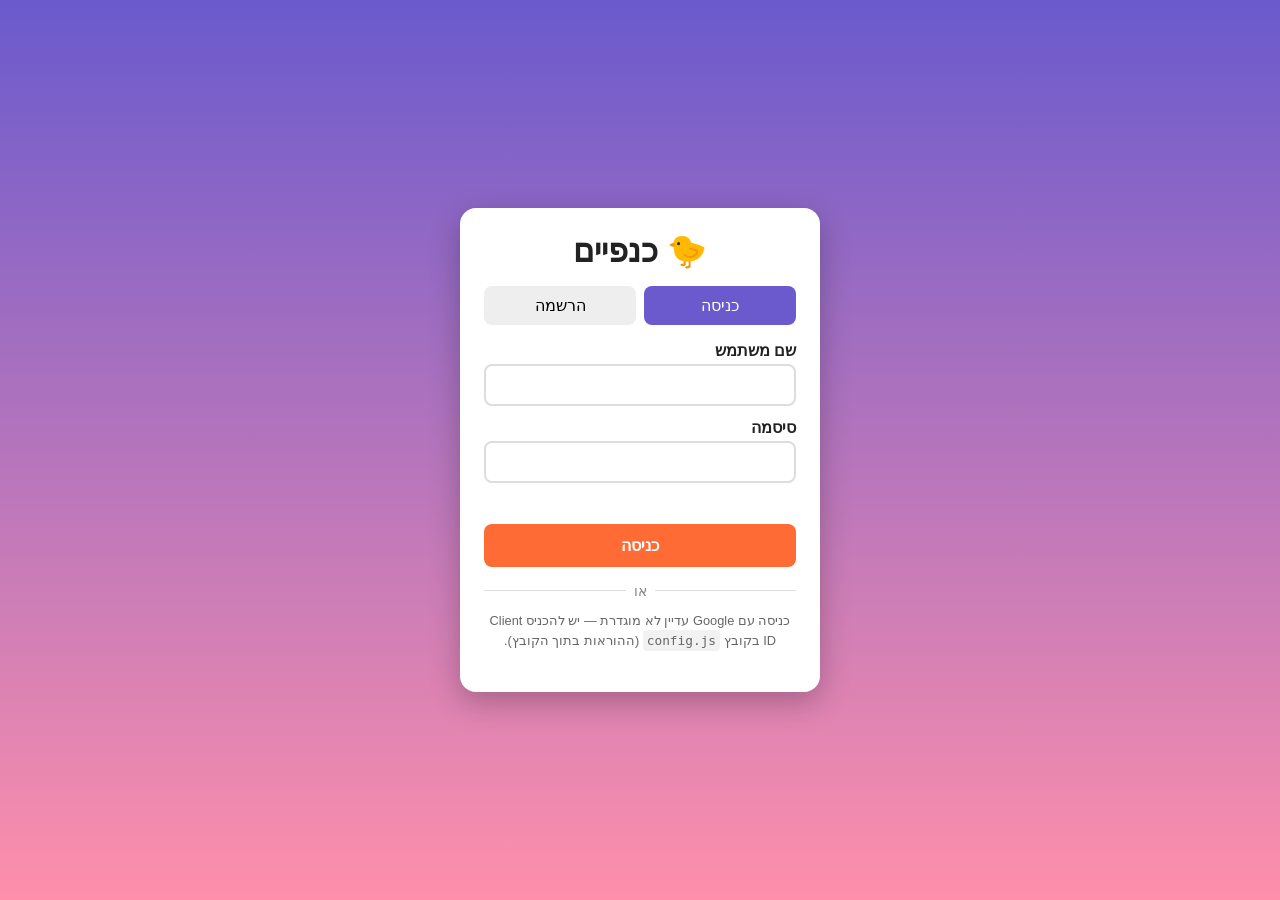
<file: index.html>
<!doctype html>
<html lang="he" dir="rtl">
<head>
  <meta charset="utf-8">
  <meta name="viewport" content="width=device-width, initial-scale=1">
  <meta http-equiv="Content-Security-Policy" content="default-src 'self'; script-src 'self' https://accounts.google.com/gsi/client; style-src 'self' 'unsafe-inline' https://accounts.google.com/gsi/style; frame-src https://accounts.google.com/gsi/; connect-src 'self' https://accounts.google.com/gsi/; img-src 'self' data:; object-src 'none'; base-uri 'none'; form-action 'self'">
  <meta name="referrer" content="strict-origin-when-cross-origin">
  <title>כנפיים</title>
  <link rel="stylesheet" href="style.css">
</head>
<body>
  <!-- מסך כניסה / הרשמה -->
  <section id="auth-screen" class="screen">
    <div class="card">
      <h1 class="logo">🐤 כנפיים</h1>
      <div class="tabs">
        <button class="tab active" data-tab="login">כניסה</button>
        <button class="tab" data-tab="register">הרשמה</button>
      </div>

      <form id="login-form" class="form">
        <label>שם משתמש
          <input type="text" id="login-username" autocomplete="username" required>
        </label>
        <label>סיסמה
          <input type="password" id="login-password" autocomplete="current-password" required>
        </label>
        <p class="error" id="login-error"></p>
        <button type="submit" class="btn">כניסה</button>
      </form>

      <form id="register-form" class="form hidden">
        <label>שם משתמש
          <input type="text" id="reg-username" autocomplete="username" required>
        </label>
        <label>סיסמה
          <input type="password" id="reg-password" autocomplete="new-password" required>
        </label>
        <label>אימות סיסמה
          <input type="password" id="reg-password2" autocomplete="new-password" required>
        </label>
        <p class="error" id="register-error"></p>
        <button type="submit" class="btn">הרשמה</button>
      </form>

      <div class="divider"><span>או</span></div>
      <div id="google-btn" class="sso"></div>
      <p class="sso-note hidden" id="google-note">
        כניסה עם Google עדיין לא מוגדרת — יש להכניס Client ID בקובץ <code>config.js</code>
        (ההוראות בתוך הקובץ).
      </p>
      <p class="error" id="google-error"></p>
    </div>
  </section>

  <!-- מסך משחק -->
  <section id="game-screen" class="screen hidden">
    <header class="topbar">
      <span>שלום, <b id="current-user"></b></span>
      <span>שיא אישי: <b id="best-score">0</b></span>
      <span class="controls">
        <button id="pause-btn" class="btn small icon" title="הפסקה (P)" aria-label="הפסקה">⏸</button>
        <button id="mute-btn" class="btn small icon" title="סאונד (M)" aria-label="סאונד">🔊</button>
        <button id="logout-btn" class="btn small">יציאה</button>
      </span>
    </header>
    <div class="game-wrap">
      <canvas id="game" width="400" height="600"></canvas>
      <aside class="leaderboard">
        <h2>🏆 טבלת שיאים</h2>
        <ol id="leaderboard-list"></ol>
      </aside>
    </div>
    <p class="hint">רווח / קליק / נגיעה במסך כדי לנפנף</p>
  </section>

  <script src="config.js"></script>
  <script src="https://accounts.google.com/gsi/client" async defer></script>
  <script src="auth.js"></script>
  <script src="game.js"></script>
</body>
</html>
</file>
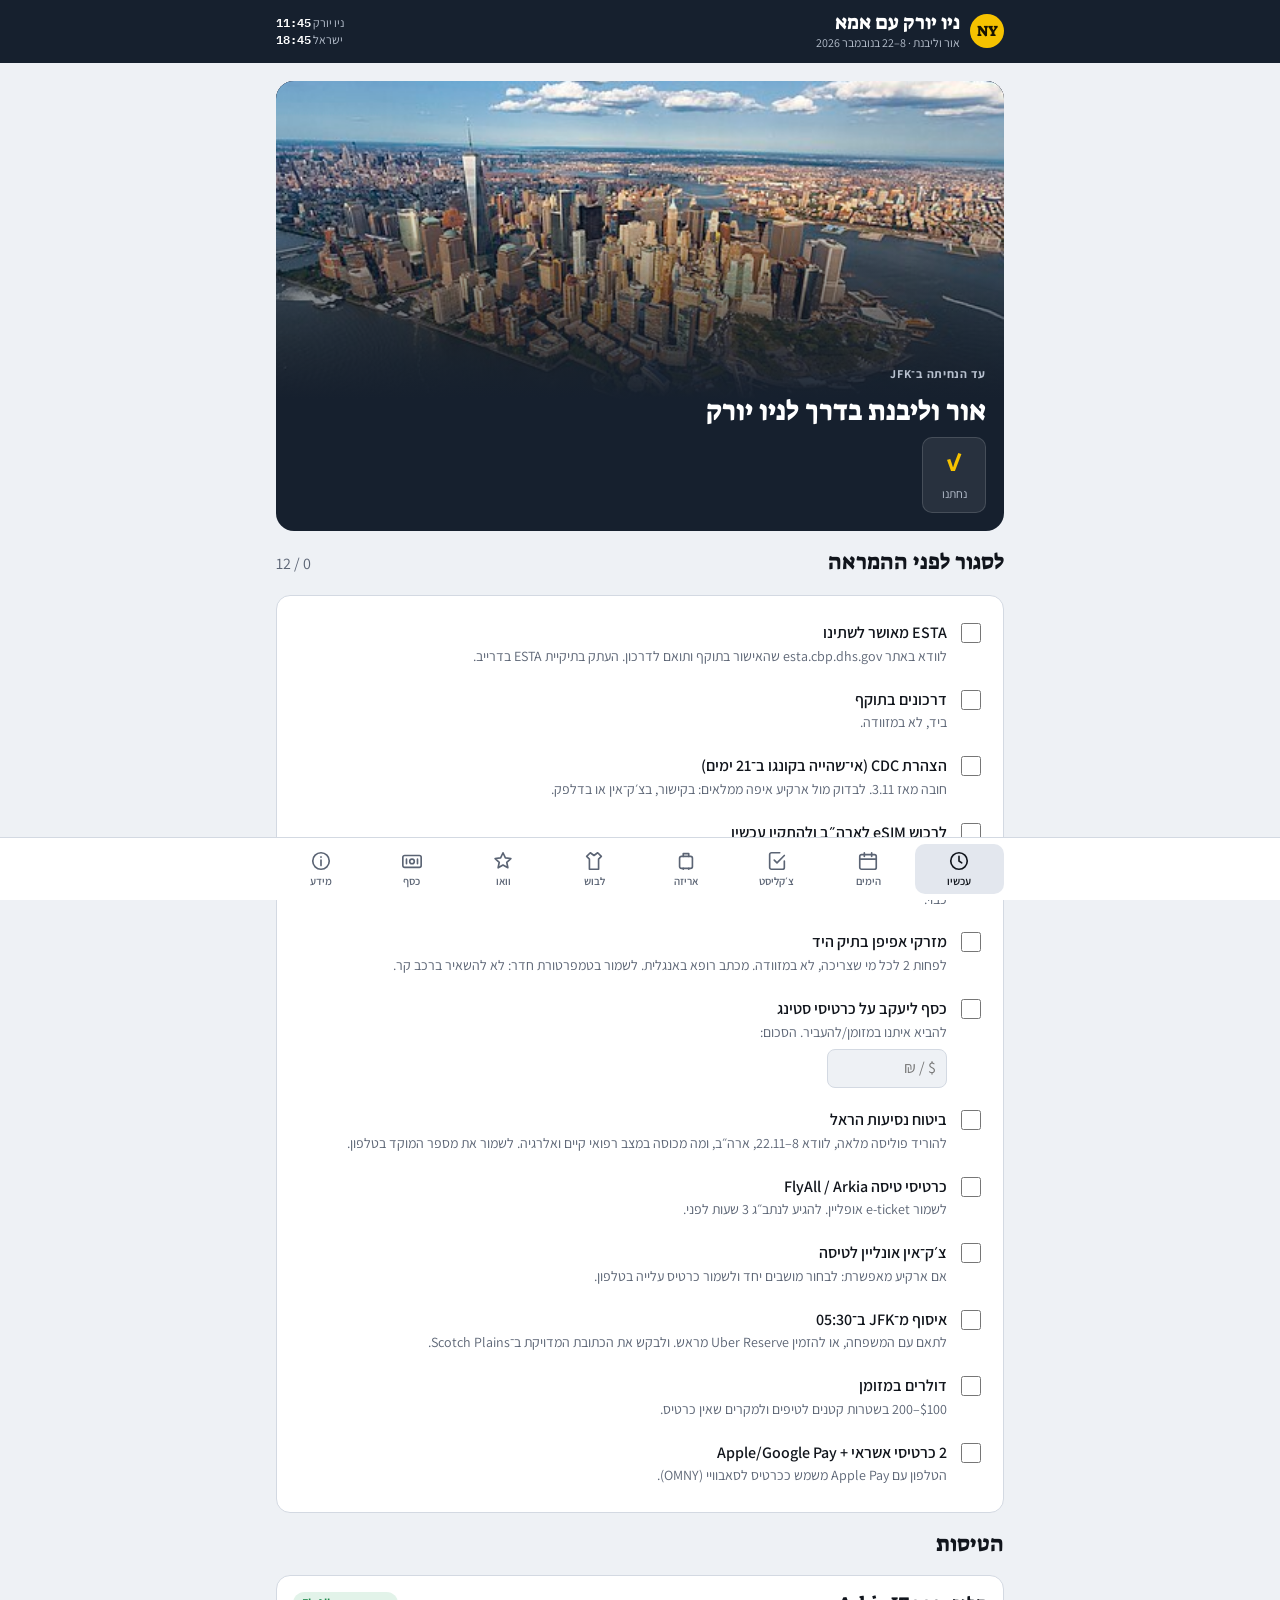
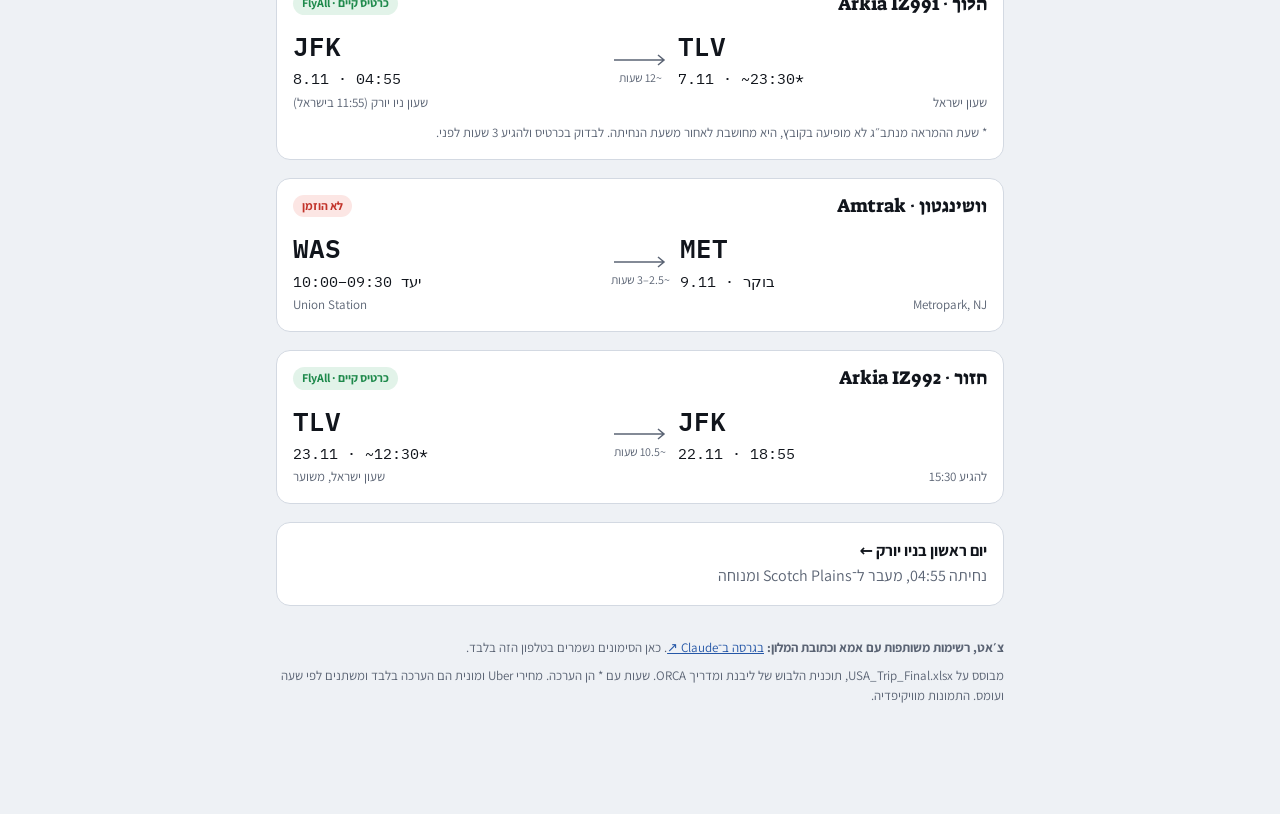
<file: ny26-ef61f762a4/index.html>
<!doctype html>
<html lang="he" dir="rtl">
<head>
<meta charset="utf-8">
<meta name="viewport" content="width=device-width,initial-scale=1,viewport-fit=cover">
<title>ניו יורק עם אמא</title>
<meta name="robots" content="noindex,nofollow,noarchive">
<meta name="referrer" content="no-referrer">
<meta name="theme-color" content="#16202E">
<meta name="apple-mobile-web-app-capable" content="yes">
<meta name="mobile-web-app-capable" content="yes">
<meta name="apple-mobile-web-app-status-bar-style" content="black-translucent">
<meta name="apple-mobile-web-app-title" content="NY 2026">
<link rel="manifest" href="manifest.webmanifest">
<link rel="icon" href="icons/icon-192.png" type="image/png">
<link rel="apple-touch-icon" href="icons/apple-touch-icon.png">
<link rel="preconnect" href="https://fonts.googleapis.com">
<link rel="preconnect" href="https://fonts.gstatic.com" crossorigin>
<link rel="stylesheet" href="https://fonts.googleapis.com/css2?family=Suez+One&family=Assistant:wght@400;600;700;800&family=IBM+Plex+Mono:wght@500;600&display=swap">
<style>
:root{color-scheme:light;padding-top:env(safe-area-inset-top,0px);padding-bottom:env(safe-area-inset-bottom,0px)}
body{margin:0} img{max-width:100%} [hidden]{display:none!important}
</style>
<style>
/* Layout: phone-first app. Sticky header + horizontal day strip, content column max 760px, fixed bottom tab bar. Subway-bullet transport chips, taxi-yellow accent. */
:root{
  --bg:#EEF1F5; --surface:#FFFFFF; --sunk:#E3E7EE; --ink:#11151C; --muted:#5B6474; --line:#D3D9E2;
  --taxi:#F6C200; --taxi-ink:#1A1400; --night:#16202E;
  --ok:#1F8A4C; --ok-bg:#E2F3E9; --warn:#B26A00; --warn-bg:#FFF1D6; --bad:#C2342B; --bad-bg:#FCE6E4; --info:#2557A7; --info-bg:#E3ECFA;
  --m-walk:#6E7787; --m-subway:#0039A6; --m-uber:#111111; --m-taxi:#F6C200; --m-njt:#7A2E8E; --m-amtrak:#1C5A8A; --m-ferry:#0E8C8C; --m-car:#8A5A2B;
  --f-display:'Suez One','Assistant',Georgia,serif; --f-body:'Assistant',system-ui,-apple-system,'Segoe UI',Arial,sans-serif; --f-mono:'IBM Plex Mono',ui-monospace,Consolas,monospace;
  --r:14px;
}
@media (prefers-color-scheme: dark){:root:not([data-theme="light"]){
  --bg:#0D1117; --surface:#161C25; --sunk:#1E2631; --ink:#ECEFF4; --muted:#9AA5B5; --line:#2A3441;
  --taxi:#F6C200; --taxi-ink:#1A1400; --night:#0A0F16;
  --ok:#5CCB8A; --ok-bg:#15301F; --warn:#F2B44C; --warn-bg:#332611; --bad:#F07A70; --bad-bg:#3A1A18; --info:#86AEF0; --info-bg:#172540;
  --m-walk:#8892A3; --m-subway:#3D74D9; --m-uber:#F2F2F2; --m-car:#B98250;
  color-scheme:dark }}
:root[data-theme="dark"]{
  --bg:#0D1117; --surface:#161C25; --sunk:#1E2631; --ink:#ECEFF4; --muted:#9AA5B5; --line:#2A3441;
  --taxi:#F6C200; --taxi-ink:#1A1400; --night:#0A0F16;
  --ok:#5CCB8A; --ok-bg:#15301F; --warn:#F2B44C; --warn-bg:#332611; --bad:#F07A70; --bad-bg:#3A1A18; --info:#86AEF0; --info-bg:#172540;
  --m-walk:#8892A3; --m-subway:#3D74D9; --m-uber:#F2F2F2; --m-car:#B98250;
  color-scheme:dark }
*{box-sizing:border-box}
html{direction:rtl}
body{background:var(--bg);color:var(--ink);font-family:var(--f-body);font-size:16px;line-height:1.55;-webkit-text-size-adjust:100%}
body::before{content:"";position:fixed;inset:0 0 auto;height:env(safe-area-inset-top,0px);z-index:30;background:var(--night)}
a{color:var(--info)}
h1,h2,h3{font-family:var(--f-display);font-weight:400;text-wrap:balance;margin:0;line-height:1.2}
.mono{font-family:var(--f-mono);font-variant-numeric:tabular-nums;direction:ltr;unicode-bidi:isolate}
.wrap{max-width:760px;margin:0 auto;padding-left:max(16px,env(safe-area-inset-left,0px));padding-right:max(16px,env(safe-area-inset-right,0px))}

/* header */
header.top{position:sticky;top:env(safe-area-inset-top,0px);z-index:20;background:var(--night);color:#F4F6FA}
header.top .wrap{display:flex;align-items:center;gap:12px;padding-block:10px}
.logo{display:flex;align-items:center;gap:10px;min-width:0;flex:1}
.logo .bullet{width:34px;height:34px;border-radius:50%;background:var(--taxi);color:var(--taxi-ink);display:grid;place-items:center;font-family:var(--f-display);font-size:15px;flex:none}
.logo h1{font-size:20px;color:#fff;white-space:nowrap;overflow:hidden;text-overflow:ellipsis}
.logo small{display:block;font-size:12px;color:#B7C0CE;font-family:var(--f-body)}
.clock{font-size:12px;color:#B7C0CE;text-align:left;line-height:1.35;flex:none}
.clock b{color:#fff;font-family:var(--f-mono);font-weight:600}

/* main + tabs */
main{padding-bottom:calc(84px + env(safe-area-inset-bottom,0px))}
section.view{padding-block:18px 8px;display:grid;gap:18px}
nav.tabs{position:fixed;inset:auto 0 0 0;z-index:25;background:var(--surface);border-top:1px solid var(--line);padding-bottom:env(safe-area-inset-bottom,0px)}
nav.tabs .wrap{display:grid;grid-template-columns:repeat(8,1fr);gap:2px;padding-block:6px}
nav.tabs button{appearance:none;border:0;background:none;color:var(--muted);font:600 11px/1.2 var(--f-body);white-space:nowrap;padding:6px 1px;border-radius:10px;display:grid;justify-items:center;gap:3px;cursor:pointer}
nav.tabs button svg{width:22px;height:22px;stroke:currentColor;fill:none;stroke-width:1.8;stroke-linecap:round;stroke-linejoin:round}
nav.tabs button[aria-current="page"]{color:var(--ink);background:var(--sunk)}
nav.tabs button[aria-current="page"] svg{stroke:var(--ink)}
button:focus-visible,a:focus-visible,input:focus-visible,summary:focus-visible{outline:3px solid var(--taxi);outline-offset:2px}

/* generic */
.card{background:var(--surface);border:1px solid var(--line);border-radius:var(--r);padding:16px}
.eyebrow{font-size:12px;font-weight:700;letter-spacing:.06em;color:var(--muted)}
.sec-h{display:flex;align-items:baseline;justify-content:space-between;gap:12px}
.sec-h h2{font-size:22px}
.muted{color:var(--muted)}
.pill{display:inline-flex;align-items:center;gap:5px;font-size:12px;font-weight:700;padding:2px 9px;border-radius:999px;white-space:nowrap}
.p-ok{background:var(--ok-bg);color:var(--ok)} .p-warn{background:var(--warn-bg);color:var(--warn)} .p-bad{background:var(--bad-bg);color:var(--bad)} .p-info{background:var(--info-bg);color:var(--info)} .p-mute{background:var(--sunk);color:var(--muted)}
.grid2{display:grid;grid-template-columns:repeat(auto-fit,minmax(min(100%,300px),1fr));gap:12px}
.note{border-inline-start:4px solid var(--taxi);background:var(--sunk);padding:10px 12px;border-radius:8px;font-size:15px}
.note.bad{border-color:var(--bad);background:var(--bad-bg)}
.note.ok{border-color:var(--ok);background:var(--ok-bg)}

/* hero (today) */
.hero{background:var(--night);color:#EEF2F8;border-radius:18px;overflow:hidden;display:grid}
.hero .ph{aspect-ratio:16/7;max-width:100%;background:#223 center/cover no-repeat;position:relative}
.hero .ph::after{content:"";position:absolute;inset:0;background:linear-gradient(to top,var(--night),transparent 65%)}
.hero .in{padding:0 18px 18px;margin-top:-34px;position:relative;z-index:1;display:grid;gap:10px}
.hero h2{font-size:28px;color:#fff}
.count{display:flex;gap:8px;flex-wrap:wrap}
.count div{background:rgba(255,255,255,.08);border:1px solid rgba(255,255,255,.14);border-radius:10px;padding:6px 12px;text-align:center;min-width:64px}
.count b{display:block;font-family:var(--f-mono);font-size:24px;color:var(--taxi)}
.count span{font-size:12px;color:#B7C0CE}

/* flights */
.flight{display:grid;grid-template-columns:1fr auto 1fr;align-items:center;gap:10px}
.flight .end{display:grid;gap:2px}
.flight .end:last-child{text-align:left}
.flight .code{font-family:var(--f-mono);font-size:26px;font-weight:600;direction:ltr}
.flight .t{font-family:var(--f-mono);font-size:15px;direction:ltr}
.flight .mid{display:grid;justify-items:center;color:var(--muted);font-size:12px}
.flight .mid svg{width:56px;height:18px}
.fhead{display:flex;justify-content:space-between;gap:8px;align-items:center;flex-wrap:wrap;margin-bottom:10px}

/* day strip */
.strip{display:flex;gap:8px;overflow-x:auto;padding:4px 2px 10px;scroll-snap-type:x proximity;scrollbar-width:thin}
.strip button{flex:none;scroll-snap-align:start;appearance:none;border:1px solid var(--line);background:var(--surface);color:var(--ink);border-radius:12px;padding:8px 10px;min-width:62px;display:grid;justify-items:center;gap:1px;cursor:pointer;font-family:var(--f-body)}
.strip button .dn{font-size:12px;color:var(--muted);font-weight:700}
.strip button .dd{font-family:var(--f-mono);font-size:18px;font-weight:600}
.strip button .dt{font-size:11px;color:var(--muted);max-width:76px;white-space:nowrap;overflow:hidden;text-overflow:ellipsis}
.strip button[aria-pressed="true"]{background:var(--taxi);color:var(--taxi-ink);border-color:var(--taxi)}
.strip button[aria-pressed="true"] .dn,.strip button[aria-pressed="true"] .dt{color:var(--taxi-ink)}
.strip button.is-today{box-shadow:inset 0 -3px 0 var(--bad)}

/* day header */
.dayhead{display:grid;gap:10px}
.dayhead .cover{aspect-ratio:16/8;max-width:100%;border-radius:16px;background:var(--sunk) center/cover no-repeat;position:relative;overflow:hidden}
.dayhead .cover .cap{position:absolute;inset:auto 0 0 0;padding:28px 14px 12px;background:linear-gradient(to top,rgba(10,14,20,.86),transparent);color:#fff}
.dayhead .cover .cap h2{font-size:26px;color:#fff}
.dayhead .cover .cap .eyebrow{color:#E7EBF2}
.facts{display:flex;flex-wrap:wrap;gap:8px}
.fact{background:var(--surface);border:1px solid var(--line);border-radius:10px;padding:6px 10px;font-size:14px;display:flex;gap:6px;align-items:center}
.fact svg{width:16px;height:16px;stroke:var(--muted);fill:none;stroke-width:1.8;stroke-linecap:round;stroke-linejoin:round;flex:none}

/* outfits */
.outfit{display:grid;gap:6px}
.outfit .who{display:flex;align-items:center;gap:8px}
.av{width:30px;height:30px;border-radius:50%;display:grid;place-items:center;font-family:var(--f-display);font-size:14px;flex:none}
.av.l{background:#E9D8F4;color:#5B2C7A} .av.o{background:#D8ECF4;color:#1F5670}
.outfit ul{margin:0;padding-inline-start:18px}
.outfit .why{font-size:14px;color:var(--muted)}
.code-badge{white-space:nowrap;font-size:11px;font-weight:800;letter-spacing:.05em;padding:2px 8px;border-radius:6px;background:var(--night);color:var(--taxi)}

/* timeline */
.tl{display:grid;gap:12px;position:relative}
.stop{display:grid;grid-template-columns:96px 1fr;gap:12px;background:var(--surface);border:1px solid var(--line);border-radius:var(--r);overflow:hidden}
.stop .img{background:var(--sunk) center/cover no-repeat;min-height:100%;max-width:100%}
.stop .img.none{display:grid;place-items:center;color:var(--muted)}
.stop .img.none svg{width:30px;height:30px;stroke:currentColor;fill:none;stroke-width:1.6}
.stop .body{padding:12px 12px 12px 0;display:grid;gap:6px;min-width:0}
.stop .row1{display:flex;gap:8px;align-items:center;flex-wrap:wrap}
.stop .time{font-family:var(--f-mono);font-weight:600;font-size:14px;direction:ltr;unicode-bidi:isolate;background:var(--sunk);padding:1px 7px;border-radius:6px}
.stop h3{font-size:18px}
.stop p{margin:0;font-size:15px}
.how{display:flex;gap:8px;align-items:flex-start;font-size:14px;background:var(--sunk);border-radius:10px;padding:8px 10px}
.how .txt{min-width:0}
.mode{flex:none;display:inline-flex;align-items:center;gap:6px;font-weight:800;font-size:12px;white-space:nowrap}
.mode i{width:22px;height:22px;border-radius:50%;display:grid;place-items:center;font-style:normal;font-size:11px;font-weight:800;color:#fff;font-family:var(--f-body)}
.m-walk i{background:var(--m-walk)} .m-subway i{background:var(--m-subway)} .m-uber i{background:var(--m-uber);color:var(--surface)} .m-taxi i{background:var(--m-taxi);color:var(--taxi-ink)} .m-njt i{background:var(--m-njt)} .m-amtrak i{background:var(--m-amtrak)} .m-ferry i{background:var(--m-ferry)} .m-car i{background:var(--m-car)}
.stop .links{display:flex;gap:10px;flex-wrap:wrap;font-size:14px}
.stop.alt{border-style:dashed;opacity:.92}
.stop.key{border-color:var(--taxi);box-shadow:0 0 0 1px var(--taxi)}
@media (min-width:600px){.stop{grid-template-columns:150px 1fr}}

/* checklists */
.chk{display:grid;gap:2px}
.chk label{display:grid;grid-template-columns:26px 1fr;gap:8px;align-items:start;padding:9px 6px;border-radius:10px;cursor:pointer}
.chk label:hover{background:var(--sunk)}
.chk input[type=checkbox]{width:20px;height:20px;margin:2px 0 0;accent-color:var(--ok)}
.chk .t{font-weight:600}
.chk .d{font-size:14px;color:var(--muted);display:block}
.chk label.done .t{text-decoration:line-through;color:var(--muted)}
.chk .urgent{color:var(--bad);font-weight:800;font-size:12px}
.progress{height:8px;border-radius:99px;background:var(--sunk);overflow:hidden}
.progress span{display:block;height:100%;background:var(--ok);border-radius:99px;transition:width .3s}
details.grp{background:var(--surface);border:1px solid var(--line);border-radius:var(--r);padding:4px 12px}
details.grp summary{cursor:pointer;list-style:none;display:flex;justify-content:space-between;align-items:center;gap:8px;padding:10px 0;font-family:var(--f-display);font-size:18px}
details.grp summary::-webkit-details-marker{display:none}
details.grp summary .cnt{font-family:var(--f-mono);font-size:13px;color:var(--muted)}
.inline-input{display:flex;gap:8px;align-items:center;flex-wrap:wrap;margin-top:6px}
.inline-input input{font:inherit;padding:6px 10px;border-radius:8px;border:1px solid var(--line);background:var(--bg);color:var(--ink);width:120px}

/* tables */
.tbl{overflow-x:auto;border:1px solid var(--line);border-radius:var(--r);background:var(--surface)}
table{border-collapse:collapse;width:100%;min-width:560px;font-size:14px}
th,td{padding:9px 10px;text-align:start;border-bottom:1px solid var(--line);vertical-align:top}
th{font-size:12px;color:var(--muted);letter-spacing:.04em;background:var(--sunk)}
tr:last-child td{border-bottom:0}

.ride{display:grid;gap:8px}
.ride .rr{display:grid;grid-template-columns:auto 1fr;gap:10px;align-items:start}
.legend{display:flex;flex-wrap:wrap;gap:10px}
footer{padding-block:24px;font-size:13px;color:var(--muted)}
.sync{display:flex;align-items:center;gap:8px;font-size:13px;color:var(--muted)}
.sync i{width:8px;height:8px;border-radius:50%;background:var(--muted);flex:none}
.sync.live i{background:var(--ok)} .sync.err i{background:var(--warn)}
.chk .by{font-size:12px;color:var(--ok);font-weight:700;margin-inline-start:6px}
/* chat */
.fab{position:fixed;z-index:26;left:calc(16px + env(safe-area-inset-left,0px));bottom:calc(80px + env(safe-area-inset-bottom,0px));appearance:none;border:0;cursor:pointer;background:var(--taxi);color:var(--taxi-ink);font:800 15px/1 var(--f-body);padding:12px 16px;border-radius:999px;box-shadow:0 6px 18px rgba(0,0,0,.25);display:flex;gap:8px;align-items:center}
.fab svg{width:20px;height:20px;stroke:currentColor;fill:none;stroke-width:2;stroke-linecap:round;stroke-linejoin:round}
.chat{position:fixed;inset:0;z-index:40;background:var(--bg);display:grid;grid-template-rows:auto 1fr auto;padding-top:env(safe-area-inset-top,0px);padding-bottom:env(safe-area-inset-bottom,0px)}
.chat .bar{background:var(--night);color:#fff}
.chat .bar .wrap{display:flex;align-items:center;justify-content:space-between;gap:10px;padding-block:12px}
.chat .bar h2{font-size:20px;color:#fff}
.chat .bar button{appearance:none;border:1px solid rgba(255,255,255,.3);background:none;color:#fff;font:600 14px var(--f-body);border-radius:999px;padding:6px 12px;cursor:pointer}
.chat .log{overflow-y:auto}
.chat .log .wrap{display:grid;gap:10px;padding-block:16px}
.msg{max-width:88%;padding:10px 13px;border-radius:14px;white-space:pre-wrap;overflow-wrap:anywhere;font-size:15.5px}
.msg.u{justify-self:start;background:var(--taxi);color:var(--taxi-ink);border-end-start-radius:4px}
.msg.a{justify-self:end;background:var(--surface);border:1px solid var(--line);border-end-end-radius:4px}
.msg.sys{justify-self:center;background:none;color:var(--muted);font-size:13px;text-align:center}
.sugg{display:flex;flex-wrap:wrap;gap:8px}
.sugg button{appearance:none;border:1px solid var(--line);background:var(--surface);color:var(--ink);border-radius:999px;padding:7px 12px;font:600 14px var(--f-body);cursor:pointer;text-align:start}
.chat form{border-top:1px solid var(--line);background:var(--surface)}
.chat form .wrap{display:flex;gap:8px;padding-block:10px;align-items:flex-end}
.chat textarea{flex:1;min-width:0;resize:none;font:inherit;font-size:16px;padding:10px 12px;border-radius:12px;border:1px solid var(--line);background:var(--bg);color:var(--ink);max-height:120px}
.chat form button{appearance:none;border:0;border-radius:12px;padding:11px 16px;font:800 15px var(--f-body);cursor:pointer;background:var(--night);color:#fff}
.chat form button.stop{background:var(--bad)}
.acts{display:flex;flex-wrap:wrap;gap:6px}
.act{display:inline-flex;align-items:center;gap:5px;font:700 13px var(--f-body);text-decoration:none;color:var(--ink);background:var(--surface);border:1px solid var(--line);border-radius:999px;padding:5px 11px;cursor:pointer}
.act:hover{border-color:var(--ink)}
.act.go{background:var(--night);color:#fff;border-color:var(--night)}
.msg-acts{justify-self:end;display:flex;gap:6px;flex-wrap:wrap;margin-top:-4px}
/* money */
.form{display:grid;gap:10px}
.form .row{display:flex;gap:8px;flex-wrap:wrap}
.form input,.form select{font:inherit;font-size:16px;padding:9px 11px;border-radius:10px;border:1px solid var(--line);background:var(--bg);color:var(--ink);min-width:0}
.form input.grow{flex:1 1 180px}
.form input.num{width:110px;font-family:var(--f-mono)}
.seg{display:inline-flex;border:1px solid var(--line);border-radius:10px;overflow:hidden}
.seg button{appearance:none;border:0;background:var(--bg);color:var(--ink);font:700 14px var(--f-body);padding:9px 12px;cursor:pointer}
.seg button[aria-pressed="true"]{background:var(--night);color:#fff}
.btn{appearance:none;border:0;border-radius:10px;padding:10px 16px;font:800 15px var(--f-body);cursor:pointer;background:var(--taxi);color:var(--taxi-ink)}
.btn.ghost{background:var(--sunk);color:var(--ink)}
.exp{display:grid;grid-template-columns:1fr auto auto;gap:8px;align-items:center;padding:9px 0;border-bottom:1px solid var(--line)}
.exp:last-child{border-bottom:0}
.exp .amt{font-family:var(--f-mono);font-weight:600;direction:ltr}
.exp .x{appearance:none;border:0;background:none;color:var(--muted);cursor:pointer;font:700 13px var(--f-body);padding:4px 6px;border-radius:6px}
.exp .x.sure{background:var(--bad-bg);color:var(--bad)}
.big{font-family:var(--f-mono);font-size:26px;font-weight:600;direction:ltr;unicode-bidi:isolate}
.tips{display:grid;grid-template-columns:repeat(3,1fr);gap:8px}
.tips div{background:var(--sunk);border-radius:10px;padding:8px;text-align:center}
.tips b{display:block;font-family:var(--f-mono);font-size:18px}
/* show-card overlay */
.showcard{position:fixed;inset:0;z-index:50;background:#FFFFFF;color:#0B0B0B;display:grid;align-content:center;gap:18px;padding:max(24px,env(safe-area-inset-top,0px)) max(20px,env(safe-area-inset-right,0px)) max(24px,env(safe-area-inset-bottom,0px)) max(20px,env(safe-area-inset-left,0px));text-align:center;direction:ltr}
.showcard h2{font-family:var(--f-body);font-weight:800;font-size:clamp(30px,9vw,54px);color:#B3120A;line-height:1.1}
.showcard p{font-size:clamp(19px,5vw,26px);margin:0;line-height:1.35}
.showcard .he{direction:rtl;font-size:16px;color:#444}
.showcard button{justify-self:center;appearance:none;border:2px solid #0B0B0B;background:#fff;color:#0B0B0B;font:800 16px var(--f-body);border-radius:999px;padding:10px 22px;cursor:pointer}
@media (prefers-reduced-motion:reduce){*{transition:none!important;scroll-behavior:auto!important}}
</style>
</head>
<body>
<header class="top">
  <div class="wrap">
    <div class="logo"><div class="bullet">NY</div><div style="min-width:0"><h1>ניו יורק עם אמא</h1><small>אור וליבנת · 8–22 בנובמבר 2026</small></div></div>
    <div class="clock">ניו יורק <b id="nyClock">--:--</b><br>ישראל <b id="ilClock">--:--</b></div>
  </div>
</header>

<main>
  <div class="wrap">
    <div class="card" id="installCard" hidden style="border-color:var(--taxi)">
  <b>להתקין כאפליקציה בטלפון</b>
  <p id="installHow" style="margin:6px 0 10px;font-size:15px"></p>
  <div class="acts"><button class="act go" type="button" id="installBtn" hidden>התקנה</button><button class="act" type="button" id="installHide">לא עכשיו</button></div>
</div>
    <section class="view" id="v-today"></section>
    <section class="view" id="v-days" hidden></section>
    <section class="view" id="v-before" hidden></section>
    <section class="view" id="v-pack" hidden></section>
    <section class="view" id="v-dress" hidden></section>
    <section class="view" id="v-money" hidden></section>
    <section class="view" id="v-info" hidden></section>
    <section class="view" id="v-wow" hidden></section>
  </div>
  <footer class="wrap"><p style="margin:0 0 8px"><b>צ׳אט, רשימות משותפות עם אמא וכתובת המלון:</b> <a href="https://claude.ai/artifact/MwmhHtfY9PBXiithGDD5aX" target="_blank" rel="noopener">בגרסה ב־Claude ↗</a>. כאן הסימונים נשמרים בטלפון הזה בלבד.</p>מבוסס על USA_Trip_Final.xlsx, תוכנית הלבוש של ליבנת ומדריך ORCA. שעות עם * הן הערכה. מחירי Uber ומונית הם הערכה בלבד ומשתנים לפי שעה ועומס. התמונות מוויקיפדיה.</footer>
</main>

<button class="fab" id="fab" hidden><svg viewBox="0 0 24 24"><path d="M21 12a8 8 0 0 1-11.6 7.1L4 20l1-4.6A8 8 0 1 1 21 12z"/></svg>שאלי על הטיול</button>
<div class="chat" id="chat" hidden role="dialog" aria-label="צ׳אט הטיול">
  <div class="bar"><div class="wrap"><h2>שאלי על הטיול</h2><div style="display:flex;gap:8px"><button id="chatClear" type="button">שיחה חדשה</button><button id="chatClose" type="button">סגירה</button></div></div></div>
  <div class="log" id="chatLog"><div class="wrap" id="chatMsgs"></div></div>
  <form id="chatForm"><div class="wrap"><textarea id="chatIn" rows="1" placeholder="למשל: מה לובשות מחר? איך מגיעים לסטינג?"></textarea><button id="chatSend" type="submit">שליחה</button></div></form>
</div>

<div class="showcard" id="showcard" hidden role="dialog" aria-label="כרטיס להצגה"></div>

<nav class="tabs" aria-label="ניווט">
  <div class="wrap">
    <button data-tab="today"><svg viewBox="0 0 24 24"><circle cx="12" cy="12" r="9"/><path d="M12 7v5l3 2"/></svg>עכשיו</button>
    <button data-tab="days"><svg viewBox="0 0 24 24"><rect x="3" y="5" width="18" height="16" rx="2"/><path d="M3 10h18M8 3v4M16 3v4"/></svg>הימים</button>
    <button data-tab="before"><svg viewBox="0 0 24 24"><path d="M9 11l3 3 8-8"/><path d="M20 12v7a2 2 0 0 1-2 2H6a2 2 0 0 1-2-2V5a2 2 0 0 1 2-2h9"/></svg>צ׳קליסט</button>
    <button data-tab="pack"><svg viewBox="0 0 24 24"><rect x="5" y="7" width="14" height="13" rx="2"/><path d="M9 7V4h6v3M9 20v1M15 20v1"/></svg>אריזה</button>
    <button data-tab="dress"><svg viewBox="0 0 24 24"><path d="M8 3l4 3 4-3 4 4-3 3v11H7V10L4 7z"/></svg>לבוש</button>
    <button data-tab="wow"><svg viewBox="0 0 24 24"><path d="M12 3l2.6 5.6 6 .7-4.5 4.1 1.2 6L12 16.4 6.7 19.4l1.2-6L3.4 9.3l6-.7z"/></svg>וואו</button>
    <button data-tab="money"><svg viewBox="0 0 24 24"><rect x="2" y="6" width="20" height="13" rx="2"/><circle cx="12" cy="12.5" r="2.5"/><path d="M6 10v5M18 10v5"/></svg>כסף</button>
    <button data-tab="info"><svg viewBox="0 0 24 24"><circle cx="12" cy="12" r="9"/><path d="M12 11v6M12 7.5v.5"/></svg>מידע</button>
  </div>
</nav>

<script>
const IMG = k => k ? `img/${k}.jpg` : '';
const MODES = {
  walk:['ה','הליכה'], subway:['M','סאבוויי'], uber:['U','Uber'], taxi:['T','מונית צהובה'], njt:['NJ','NJ Transit'],
  amtrak:['A','Amtrak'], ferry:['F','מעבורת'], car:['C','רכב משפחה']
};
const TAG = { have:['p-ok','יש כרטיס'], book:['p-bad','להזמין'], free:['p-info','חינם'], opt:['p-mute','חלופה'], tbd:['p-warn','לא סגור'], pay:['p-mute','תשלום במקום'] };

/* ---------------- DAYS ---------------- */
const DAYS = [
{ d:8, dow:'א׳', short:'נחיתה', title:'נחיתה ומנוחה בניו ג׳רזי', img:'jfk', w:'15° / 7° מעונן', feel:'בבוקר 3°–5° בחוץ', sleep:'Scotch Plains (משפחה)', sunset:'',
  alerts:['לוודא שמישהו מהמשפחה אוסף מ־JFK ב־05:30 בערך. אם לא, להזמין Uber מראש (Uber Reserve) עוד מישראל.'],
  liv:{t:'לוק טיסה', items:['מכנס נוח (טייץ אלגנט או טרנינג מחויט)','חולצה ארוכה + סווטשרט','נעלי ספורט','המעיל החם בהישג יד'], why:'נוחתות ב־5 בבוקר, ותחושה של 3° בחוץ.'},
  or:{t:'לוק טיסה חם', items:['מכנס נוח עם מותן רכה','חולצה ארוכה + קפוצ׳ון או סוודר','נעלי ספורט','המעיל לובשים, לא אורזים','צעיף דק בתיק היד'], why:'אותו היגיון: שכבות שקל להוריד במטוס, וחם ביציאה מהטרמינל.'},
  stops:[
   {t:'04:55', h:'נחיתה ב־JFK, טיסת Arkia IZ991', img:'jfk', p:'ביקורת גבולות, איסוף מזוודות. לשים את ה־eSIM על "פעיל" כבר על המסלול.', m:'walk', how:'עוקבות אחרי השלטים Baggage Claim ואז Ground Transportation.', tag:'have', key:1},
   {t:'05:45–07:00*', h:'נסיעה ל־Scotch Plains, NJ', img:'scotch', p:'כשעה נסיעה בשעה הזו (בערך 75 ק״מ).', m:'car', how:'עדיף איסוף של המשפחה. אם אין: Uber/Lyft מאזור ה־Rideshare pickup המסומן בטרמינל, Uber XL אם יש הרבה מזוודות. הערכה: $110–160 כולל אגרות, בלי טיפ. מונית צהובה ל־NJ היא לפי מונה + תוספת NJ + אגרות, ולכן Uber יוצא פשוט וצפוי יותר.'},
   {t:'10:30–15:30', h:'מנוחה, מקלחת, שינה, אוכל ביתי', img:'', p:'לא קובעות שום דבר היום. נלחמות בג׳ט לג: לא לישון יותר מ־2–3 שעות בצהריים.', m:'', how:''},
   {t:'16:00–18:00', h:'הליכה קלה או ארוחת ערב עם המשפחה', img:'', p:'אם עייפות, נשארות בבית. לישון מוקדם.', m:'car', how:'נסיעה קצרה ברכב המשפחה או הליכה.'}
  ]},
{ d:9, dow:'ב׳', short:'וושינגטון DC', title:'יום טיול לוושינגטון', img:'capitol', w:'14° / 10° מעונן', sleep:'Scotch Plains', sunset:'16:59 (DC)',
  alerts:['הטיול לוושינגטון הוקדם ל־9.11 כי ב־12.11 יש תור למספרה.','רכבות Amtrak לא הוזמנו: Metropark (MET) → Washington Union (WAS), 2 מבוגרות, הלוך וחזור.','יום אחרי הנחיתה: הג׳ט לג דווקא עוזר להשכמה, אבל ללכת לישון מוקדם ב־8.11.','Library of Congress סגורה בימי שני, לכן במקומה National Archives.','חלופה קצרה יותר: פילדלפיה (50 דק׳ ברכבת).'],
  liv:{t:'מתחילים להתחמם', items:['שכבה תרמית או חולצה ארוכה מתחת לסוודר','המעיל החם','צעיף (על המול חשופים לרוח)','נעלי ההליכה'], why:'הליכה ארוכה בחוץ.'},
  or:{t:'יום הליכה ארוך בקור', items:['חולצה תרמית + סוודר','ג׳ינס או מכנס חם','המעיל החם + צעיף','נעלי הליכה שכבר "נעלת" (לא חדשות)','תיק קטן: בידוק בקפיטול ובספרייה'], why:'10° עם רוח פתוחה על ה־National Mall.'},
  stops:[
   {t:'05:30–06:45*', h:'יציאה לתחנת Metropark', img:'metropark', p:'', m:'car', how:'רכב משפחה, או Uber (להזמין Reserve בערב הקודם): 15–20 דק׳, הערכה $25–40.'},
   {t:'רכבת בוקר', h:'Amtrak ל־Washington Union Station', img:'union', p:'יעד הגעה: 09:30–10:00. שעת נחיתה בוושינגטון לפי הרכבת שתיבחר.', m:'amtrak', how:'כ־2.5–3 שעות. eTicket באפליקציית Amtrak.', tag:'book', link:'https://www.amtrak.com/', key:1},
   {t:'09:45–10:30', h:'הקפיטול מבחוץ', img:'capitol', p:'צילומים בחזית.', m:'walk', how:'15–20 דק׳ הליכה מ־Union Station.', tag:'free'},
   {t:'10:30–11:30', h:'National Archives: מגילת העצמאות והחוקה', img:'', p:'פתוח כל יום 10:00–17:30 (לאמת). כניסה חינם, יש תור לבידוק.', m:'walk', how:'15 דק׳ הליכה מהקפיטול לאורך Pennsylvania Ave, או Uber קצר.', tag:'free', nav:'National Archives Museum, Washington, DC', link:'https://museum.archives.gov/visit'},
   {t:'11:30–13:45', h:'צהריים ומוזיאון אחד ב־Mall', img:'amhist', p:'American History או National Gallery. לא שניהם. כניסה חינם.', m:'walk', how:'הליכה, או Uber קצר ($8–12, ב־DC Uber זול).', tag:'free'},
   {t:'14:00–15:15', h:'Washington Monument והבית הלבן מבחוץ', img:'wmon', p:'', m:'uber', how:'המרחקים גדולים מכפי שנראה במפה. חלק ברגל, חלק Uber.', tag:'free'},
   {t:'15:30–16:45', h:'Lincoln Memorial ו־Reflecting Pool', img:'lincoln', p:'סיום מרשים לקראת שקיעה ב־16:59.', m:'walk', how:'הליכה לאורך ה־Reflecting Pool.', tag:'free'},
   {t:'17:00–19:00*', h:'חזרה ל־Union Station ורכבת חזור', img:'union', p:'ארוחה קלה בתחנה.', m:'uber', how:'Uber מה־Lincoln Memorial ל־Union Station: 10–15 דק׳, הערכה $12–20.'},
   {t:'ערב מאוחר*', h:'Metropark → בית', img:'', p:'יום ארוך. לא מתכננות ערב.', m:'car', how:'איסוף משפחה או Uber מהתחנה.'}
  ]},
{ d:10, dow:'ג׳', short:'Kelly & Mark', title:'LIVE with Kelly & Mark ושכונות ציוריות', img:'kelly', w:'17° / 9° נעים', sleep:'Scotch Plains', sunset:'',
  alerts:['השכמה מוקדמת מאוד. להגיע לצ׳ק־אין לפי הכרטיס (281 Spring St).','אמא מלמדת בזום 11:15–12:45 (18:15–19:45 בישראל). צריך לה מקום שקט עם אינטרנט.','ביקור BNI של אמא: שעה ומקום עוד לא ידועים.'],
  liv:{t:'לוק אחד לכל היום הכי עמוס', items:['טופ בצבע אחיד בוהק (ירוק בקבוק, טורקיז או אדום)','מכנס אלגנט','הבלייזר','נעל אלגנטית נוחה'], why:'מתאים לקהל בטלוויזיה, נראה טוב בזום ומכובד ל־BNI. להימנע מלבן, משחור מלא ומפסים עדינים.'},
  or:{t:'קהל בטלוויזיה', items:['טופ בצבע אחיד וחזק (כחול רויאל, אמרלד או פוקסיה)','מכנס כהה מחויט או ג׳ינס כהה','בלייזר או קרדיגן מובנה','נעליים נוחות שנראות טוב, יש עמידה בתור','בלי לוגו גדול, בלי לבן ובלי פסים צפופים'], why:'המצלמה אוהבת צבע אחיד. פסים דקים "מרצדים" על המסך.'},
  stops:[
   {t:'05:00–07:15*', h:'יציאה מוקדמת מאוד ל־Hudson Square', img:'kelly', p:'זמן היציאה תלוי בכתובת המשפחה.', m:'uber', how:'בשעה הזו עדיף Uber (להזמין Uber Reserve בערב הקודם): כ־45–60 דק׳, הערכה $80–120. אם יש רכבת NJ Transit מתאימה לפני 06:00, היא זולה בהרבה, ומ־Penn לוקחים מונית צהובה ל־Spring St.'},
   {t:'07:45–10:00*', h:'LIVE with Kelly & Mark', img:'kelly', p:'קהל באולפן. להביא כרטיס + תעודה. שעת הסיום לא מאומתת.', m:'walk', how:'281 Spring St. לוודא מול הכרטיס.', tag:'have', link:'https://livewithkellyandmark.com/show-info/', key:1},
   {t:'10:15–11:15', h:'בראנץ׳ רגוע ב־SoHo', img:'soho', p:'Balthazar אייקוני. מאפים ורטבים עשויים להכיל ביצים, לשאול.', m:'walk', how:'הליכה של 10 דק׳.', tag:'pay', link:'https://balthazarny.com/'},
   {t:'11:15–12:45', h:'אמא בזום · אור בגלריות SoHo/Nolita', img:'soho', p:'אמא צריכה פינה שקטה (בית קפה שקט או לובי מלון). אור ממשיכה לבד או מחכה ל־12:45.', m:'walk', how:'הכל ברגל.'},
   {t:'11:15–12:45', h:'אור: שופינג ב־SoHo ו־NoHo', img:'soho', p:'The Frankie Shop בסוהו (59 Crosby St). 2nd STREET NoHo (712 Broadway): יד שנייה יפנית עם מותגים במחירים טובים. רוב החנויות נפתחות ב־11:00.', m:'walk', how:'הכל במרחק 5–10 דק׳ הליכה.', nav:'The Frankie Shop, 59 Crosby St, New York'},
   {t:'12:45–13:30', h:'מאצ׳ה ב־Broome St', img:'', p:'בית הקפה מההמלצה, עם המאצ׳ה הכי טעימה בעיר. לבדוק שם ושעות: Cha Cha Matcha ב־373 Broome כנראה נסגר. חלופה מדוברת: Sorate ב־Sullivan St.', m:'walk', how:'', nav:'matcha cafe Broome Street, New York'},
   {t:'אופציה', h:'Joe & The Juice: כריך הטונה', img:'', p:'ה־Tunacado המפורסם. יש סניפים בכל מנהטן, גם בסוהו. אלרגיה: ברוטב יש בדרך כלל מיונז (ביצים!), לבקש בלי ולשאול.', m:'walk', how:'', nav:'Joe & The Juice SoHo, New York', tag:'opt', alt:1},
   {t:'13:45–16:15', h:'West Village ו־Washington Square Park', img:'wsp', p:'רחובות הכפר, הפסקת קפה.', m:'walk', how:'הליכה של 15 דק׳, או מונית צהובה קצרה אם עייפות ($12–18).'},
   {t:'16:15–18:15', h:'ארוחת ערב מוקדמת וחזרה', img:'', p:'אחרי השכמה של 5 בבוקר, לא מאריכות.', m:'njt', how:'Subway ל־Penn ואז NJ Transit.'}
  ]},
{ d:11, dow:'ד׳', short:'פסל החירות', title:'פסל החירות ודאונטאון', img:'liberty', w:'14° / 9° אפשר טפטוף', sleep:'Scotch Plains', sunset:'',
  alerts:['כרטיסי מעבורת לא הוזמנו. רק באתר הרשמי Statue City Cruises, יציאה מ־Battery Park. גיבוי חינם: Staten Island Ferry.','Veterans Day: מצעד במידטאון וייתכנו שינויים בתחבורה.','ORCA Connections: להשלים פרופיל עד היום.'],
  liv:{t:'יום הליכה', items:['שכבות ונעלי הליכה','המטרייה הקטנה בתיק'], why:'למקרה של טפטוף.'},
  or:{t:'יום מים ורוח', items:['ג׳ינס + טישירט ארוך + סוודר','מעיל עם ברדס','נעליים עמידות למים','תיק קטן: יש בידוק כמו בשדה תעופה לפני המעבורת'], why:'על המעבורת קר ורטוב יותר מאשר ברחוב.'},
  stops:[
   {t:'07:30–09:15*', h:'נסיעה ל־Battery Park', img:'skyline', p:'', m:'njt', how:'NJ Transit ל־NY Penn, ומשם קו 1 עד South Ferry (25 דק׳). מונית מ־Penn: כ־$30–40 ופקקים.'},
   {t:'09:15–13:00*', h:'מעבורת לפסל החירות ו־Ellis Island', img:'liberty', p:'בידוק ביטחוני לפני העלייה. אפשר להסתפק בהפלגה.', m:'ferry', how:'Statue City Cruises מ־Battery Park. רק אתר רשמי!', tag:'book', link:'https://www.cityexperiences.com/new-york/city-cruises/statue/', key:1},
   {t:'חלופה חינמית', h:'Staten Island Ferry: עוברת ליד פסל החירות', img:'liberty', p:'חינם, יוצאת כל 15–30 דק׳, 25 דק׳ לכל כיוון. לא יורדים באי של הפסל אבל רואים אותו מקרוב: לעמוד בצד ימין בדרך לסטטן איילנד. בחזור רואים את קו הרקיע של מנהטן.', m:'ferry', how:'Whitehall Terminal, 4 South St. קו 1 ל־South Ferry או 5 דק׳ הליכה מ־Battery Park.', tag:'free', alt:1, nav:'Staten Island Ferry Whitehall Terminal, New York'},
   {t:'אם יש זמן', h:'Ellis Island', img:'ellis', p:'מוזיאון ההגירה. כלול באותו כרטיס.', m:'ferry', how:'אותה מעבורת ממשיכה לשם.'},
   {t:'13:15–14:15', h:'צהריים ו־Wall Street', img:'wall', p:'אפשר גם המוזיאון האינדיאני בחינם (1 Bowling Green).', m:'walk', how:'הליכה של 10 דק׳ מהרציף.', tag:'free'},
   {t:'14:30–16:15', h:'אנדרטת 9/11 וה־Oculus', img:'memorial', p:'היום רק האנדרטה (חינם), לא המוזיאון המלא.', m:'walk', how:'10–20 דק׳ הליכה.', tag:'free'},
   {t:'', h:'ה־Oculus', img:'oculus', p:'תחנת הרכבת הלבנה של קלטרווה. שווה להיכנס.', m:'walk', how:'צמוד לאנדרטה.', tag:'free'},
   {t:'16:15–17:00', h:'צ׳יינה טאון', img:'', p:'Mott St ו־Doyers St. באבל טי או דים סאם. אלרגיה: הרבה בצקים ומאפים עם ביצה.', m:'subway', how:'מה־Oculus: קו R/W מ־Cortlandt St ל־Canal St (10 דק׳).', nav:'Mott Street, Chinatown, New York'},
   {t:'17:00–19:30', h:'Lower East Side: Ludlow Flea ושופינג וינטג׳', img:'', p:'Ludlow Flea (159 Ludlow St): וינטג׳ ויד שנייה, רביעי עד ראשון 12:00–20:00 (לאמת באינסטגרם לפני). ליד: The Frankie Shop המקורית (100 Stanton St, עד 19:00) ו־Sun Prophet Vintage (151 Allen St).', m:'walk', how:'10–15 דק׳ הליכה מצ׳יינה טאון צפונה.', nav:'159 Ludlow St, New York', key:1},
   {t:'אופציה', h:'Seaport ו־Pier 17', img:'seaport', p:'ארוחת ערב מוקדמת מול הנהר.', m:'walk', how:'15 דק׳ הליכה, או מונית קצרה.', tag:'opt', alt:1},
   {t:'19:30–21:30*', h:'ארוחת ערב ב־LES וחזרה לניו ג׳רזי', img:'', p:'', m:'njt', how:'קו F מ־Delancey St ל־34 St–Herald Sq, הליכה ל־Penn ואז NJ Transit.'}
  ]},
{ d:12, dow:'ה׳', short:'מספרה + SUMMIT', title:'גוונים לאמא, Midtown ו־SUMMIT בשקיעה', img:'gct', w:'10° / 6° קר ויבש', sleep:'Scotch Plains', sunset:'16:40',
  alerts:['ליבנת: גוונים ב־11:00 אצל Ilda Plaka (Highlights Partial, שעתיים ורבע). הכתובת המדויקת במייל האישור.','להזכיר במספרה את ההנחה של $50 על הזמנה אונליין: $275 פחות $50 = $225, ועוד טיפ 20% (בערך $45).','SUMMIT לא הוזמן עדיין: 2 כרטיסים ל־15:15–15:30.'],
  liv:{t:'מספרה ואז יום הליכה', items:['חולצה עם כפתורים או צווארון רחב (קל להוריד אחרי צבע)','ג׳ינס או מכנס נוח','סוודר דק + המעיל','צעיף או כובע לשמור על השיער ברוח','נעלי ההליכה'], why:'לא חולצה צמודה שעוברת דרך הראש. הערב יוצאות לתצפית עם שיער חדש.'},
  or:{t:'יום הליכה + תצפית', items:['ג׳ינס (לא חצאית! הרצפה ב־SUMMIT עשויה מראות)','טישירט + סוודר דק','המעיל','נעלי הליכה','משקפי שמש לחדרי המראות'], why:'ב־SUMMIT יש רצפות ותקרות מראה, ולכן מכנסיים עדיפים.'},
  stops:[
   {t:'08:15–10:15*', h:'ארוחת בוקר ונסיעה למנהטן', img:'herald', p:'יוצאות מוקדם כדי להגיע בזמן ל־11:00.', m:'njt', how:'מתחנת Fanwood בקו Raritan Valley ל־Newark Penn, ומשם רכבת ל־NY Penn (בערך שעה). קונים כרטיס באפליקציית NJ Transit ומפעילים לפני העלייה.'},
   {t:'10:15–10:50', h:'נסיעה למספרה', img:'', p:'להגיע 10 דק׳ לפני.', m:'subway', how:'מ־Penn: קו 1 צפונה ל־59 St–Columbus Circle, או N/Q/R/W ל־57 St–7 Av. מונית צהובה: 15 דק׳, $15–20.'},
   {t:'11:00–13:15', h:'ליבנת: גוונים אצל Ilda Plaka', img:'', p:'Highlights Partial, $275 פחות $50 הנחת הזמנה אונליין. לציין שוב שיש שיער מתולתל. טיפ 20% במזומן לספרית.', m:'walk', how:'הכתובת במייל האישור (7th Ave). הכתובת הקבועה של Ilda: 50 W 57th St, קומה 2.', tag:'have', key:1, nav:'50 W 57th St, New York, NY 10019'},
   {t:'11:00–13:15', h:'אור: Central Park South ו־5th Ave', img:'fifth', p:'הליכה בפינה הדרומית של סנטרל פארק (The Pond, Gapstow Bridge), חלונות ראווה ב־5th Ave וב־Bergdorf. או מניקור באזור.', m:'walk', how:'5 דק׳ הליכה מהמספרה.', tag:'free', nav:'Gapstow Bridge, Central Park, New York'},
   {t:'13:15–14:15', h:'צהריים, St Patrick׳s ו־Rockefeller Center', img:'nbc', p:'יורדות דרומה ב־5th Ave. העץ עוד בפיגומים, אבל האווירה כבר שם.', m:'walk', how:'הליכה מ־57th ל־50th St, בערך 10 דק׳.', tag:'free'},
   {t:'14:15–15:05', h:'הספרייה הציבורית ו־Bryant Park', img:'bryant', p:'בספרייה: תערוכת Treasures בחינם. Winter Village ב־Bryant Park: לשאול על ביצים בכל דוכן.', m:'walk', how:'10 דק׳ הליכה דרומה ל־42nd St.', tag:'free'},
   {t:'15:15–17:15', h:'SUMMIT One Vanderbilt בשקיעה', img:'summit', p:'שקיעה ב־16:40. רואים את העיר באור יום ובחושך.', m:'walk', how:'5 דק׳ הליכה מ־Bryant Park.', tag:'book', link:'https://summitov.com/tickets/', key:1},
   {t:'17:15–17:45', h:'Grand Central: Holiday Fair ו־Whispering Gallery', img:'gct', p:'עומדות בפינות מנוגדות של הקשת ליד Oyster Bar ולוחשות לקיר.', m:'walk', how:'צמוד ל־SUMMIT.', tag:'free', link:'https://grandcentralterminal.com/event/2026-holiday-fair/'},
   {t:'17:45–19:15', h:'ארוחת ערב / The Campbell', img:'gct', p:'בר היסטורי בתוך Grand Central. להודיע מראש על האלרגיה לביצים.', m:'walk', how:'בתוך Grand Central.', tag:'pay', link:'https://www.thecampbellnyc.com/'},
   {t:'19:15–21:00*', h:'חזרה ל־Scotch Plains', img:'', p:'', m:'njt', how:'Subway ל־Penn ואז NJ Transit ל־Fanwood. לבדוק את הרכבת האחרונה מראש.'}
  ]},
{ d:13, dow:'ו׳', short:'High Line + Whitney', title:'High Line, Chelsea ו־Whitney בערב', img:'highline', w:'7° / 5° טפטוף', sleep:'Scotch Plains', sunset:'16:39',
  alerts:['Whitney: 2 כרטיסים מאושרים ל־17:30 (PDF בדרייב). לא לקנות שוב!','Morgan Library: יש קישור בדרייב, שעה לא אומתה. מתנגש עם Whitney.'],
  liv:{t:'קר ורטוב', items:['שכבה תרמית + סוודר','המעיל','נעליים עמידות למים','לערב ב־Whitney מחליפים רק את הטופ למשהו יפה; המעיל נשאר במלתחה'], why:'אותו לוק כל היום, עם שדרוג קטן לערב.'},
  or:{t:'קר ורטוב + ערב מוזיאון', items:['חולצה תרמית + סוודר','ג׳ינס כהה','מעיל עמיד למים','נעליים עמידות למים','בתיק: טופ יפה או עגילים לערב'], why:'High Line פתוח לגמרי לרוח.'},
  stops:[
   {t:'09:00–10:30*', h:'נסיעה ל־Hudson Yards', img:'', p:'', m:'njt', how:'NJ Transit ל־Penn ואז 10 דק׳ הליכה מערבה (או קו 7 ל־34 St–Hudson Yards).'},
   {t:'10:30–11:30', h:'Vessel ו־Hudson Yards', img:'vessel', p:'Edge לא נבחר, SUMMIT מספיק.', m:'walk', how:'', tag:'free'},
   {t:'11:30–13:00', h:'הליכה דרומה ב־High Line', img:'highline', p:'ללבוש חם.', m:'walk', how:'נכנסים ב־34th St והולכים דרומה.', tag:'free'},
   {t:'13:00–14:15', h:'Chelsea Market', img:'chelsea', p:'להודיע על אלרגיה בכל דוכן.', m:'walk', how:'יורדות מה־High Line ב־16th St.', tag:'pay'},
   {t:'אופציה', h:'וינטג׳ בצ׳לסי: 101 7th Ave ו־2nd STREET', img:'', p:'101 7th Ave (בניין Barneys לשעבר): NORMAL, שוק וינטג׳ ענק על 3 קומות. הוא פתוח רק בסופי שבוע מסוימים, אז לבדוק ב־@normal.nyc אם יש אירוע בנובמבר. 2nd STREET Chelsea (142 W 26th St) פתוחה כל יום.', m:'walk', how:'101 7th Ave נמצא ליד 16th St, 5 דק׳ מ־Chelsea Market.', nav:'101 7th Ave, New York, NY 10011', tag:'tbd'},
   {t:'14:30–16:40', h:'Little Island ו־Pier 57 Rooftop לשקיעה', img:'little', p:'שקיעה 16:39. הגג ב־Pier 57 חינם, לא צריך הזמנה.', m:'walk', how:'5–10 דק׳ הליכה.', tag:'free'},
   {t:'17:30–19:00', h:'Whitney Free Friday Night', img:'whitney', p:'תערוכת Roy Lichtenstein. להביא את ה־PDF עם 2 הברקודים.', m:'walk', how:'בקצה הדרומי של ה־High Line, Gansevoort St.', tag:'have', link:'https://drive.google.com/file/d/1qmqsBdEM2aSxnvXJb0IT549kvI936e8N/view', key:1},
   {t:'19:00–20:30', h:'ארוחת ערב ב־West Village וחזרה', img:'wsp', p:'', m:'subway', how:'קו A/C/E מ־14 St ל־Penn ואז NJ Transit.'}
  ]},
{ d:14, dow:'ש׳', short:'ברוקלין', title:'גשר ברוקלין, DUMBO ו־Williamsburg', img:'bbridge', w:'8° / 3° היום הכי קר', feel:'תחושה של 3° בבוקר', sleep:'Scotch Plains', sunset:'16:38',
  alerts:['שבת: לבדוק בערב הקודם את לוח NJ Transit לסופ״ש, הלוך וחזור.','על הגשר יש רוח חזקה. כפפות, כובע, צעיף.'],
  liv:{t:'הקפיצה המלאה', items:['שכבה תרמית + סוודר עבה','המעיל החם','צעיף + כובע + כפפות','נעלי הליכה עמידות'], why:'על הגשר יש רוח. זה היום שבו מודים לעצמך על הכפפות.'},
  or:{t:'הכי חם שיש', items:['חולצה תרמית + סוודר עבה','ג׳ינס (אפשר גרביון תרמי מתחת)','המעיל החם','כובע, צעיף, כפפות שעובדות עם מסך מגע','נעלי הליכה עמידות'], why:'3° בבוקר ורוח מהנהר.'},
  stops:[
   {t:'07:30–09:10*', h:'נסיעה ל־City Hall במנהטן', img:'', p:'', m:'njt', how:'NJ Transit ל־Penn, ואז קו 4/5/6 או 2/3 ל־City Hall / Brooklyn Bridge.'},
   {t:'09:15–10:15', h:'חציית גשר ברוקלין ברגל', img:'bbridge', p:'מתחילים ב־Centre St ליד City Hall. בבוקר פחות עומס.', m:'walk', how:'כ־40 דק׳ הליכה עם עצירות צילום.', tag:'free', key:1},
   {t:'10:20–11:45', h:'DUMBO: Washington St ו־Pebble Beach', img:'dumbo', p:'הצילום הקלאסי של גשר מנהטן בין הבניינים.', m:'walk', how:'יורדות מהגשר ישר ל־DUMBO.', tag:'free'},
   {t:'פתוח 10:00–17:00', h:'Brooklyn Flea מתחת לגשר', img:'dumbo', p:'שבת וראשון: וינטג׳ (תיקי Coach, מעילי עור, שעונים), עתיקות ותכשיטי זהב עדינים. כניסה חינם. לאמת שעות נובמבר באתר. ליד: 2nd STREET Dumbo (70 Front St).', m:'walk', how:'80 Pearl St, בקשת מתחת לגשר מנהטן. 3 דק׳ מ־Washington St.', tag:'free', nav:'80 Pearl St, Brooklyn, NY', link:'https://brooklynflea.com/'},
   {t:'', h:'Jane׳s Carousel', img:'carousel', p:'$4 למי שרוצה לרכוב.', m:'walk', how:'על המים, צמוד.', tag:'pay'},
   {t:'11:45–13:20', h:'Time Out Market וטיילת Brooklyn Heights', img:'promenade', p:'Time Out Market ב־55 Water St. לבדוק ביצים וזיהום צולב לפני קנייה.', m:'walk', how:'15 דק׳ הליכה לטיילת.', tag:'free'},
   {t:'13:30–14:00', h:'NYC Ferry ל־Williamsburg', img:'ferry', p:'$5 לאדם לכיוון.', m:'ferry', how:'מרציף DUMBO/Fulton Ferry לכיוון North Williamsburg. קונים באפליקציית NYC Ferry.', tag:'pay', link:'https://www.ferry.nyc/'},
   {t:'14:00–15:50', h:'Bedford Ave, חנויות ועיצוב', img:'wburg', p:'', m:'walk', how:''},
   {t:'עד 16:00', h:'Domino Park לשקיעה', img:'domino', p:'שקיעה 16:38 מול קו הרקיע של מנהטן.', m:'walk', how:'', tag:'free', key:1},
   {t:'17:00–18:30', h:'ארוחת ערב מוקדמת וחזרה ל־NJ', img:'', p:'לא נשארות מאוחר בלי לבדוק את NJ Transit של שבת.', m:'subway', how:'קו L ל־14 St, ואז PATH או קו 1/2/3 ל־Penn. אם עייפות: Uber ישר ל־Scotch Plains, הערכה $90–130.'}
  ]},
{ d:15, dow:'א׳', short:'מלון + Rockettes', title:'מעבר למלון ו־Rockettes ברדיו סיטי', img:'radio', w:'7° / 1° בוקר קפוא', sleep:'המלון במידטאון', sunset:'',
  alerts:['Rockettes ב־17:00 לא נרכש עדיין. 2 מושבים צמודים, לבדוק מחיר כולל עמלות.','לשאול את המלון אם אפשר להפקיד מזוודות לפני הצ׳ק־אין.'],
  liv:{t:'חגיגי־נוח', items:['ביום: נוח למעבר והליכה, עם שכבות חמות','לערב: מכנס אלגנט או שמלה עם גרביון','המגפון האלגנט','טופ יפה + המעיל החם מעל'], why:'בחוץ 2°, באולם חם.'},
  or:{t:'מעבר + ערב מופע', items:['בבוקר: ג׳ינס, סוודר, מעיל (סוחבות מזוודות)','לערב: שמלת סריג או מכנס אלגנט + טופ נוצץ עדין','מגפונים בעקב נמוך','גרביון חם'], why:'Radio City בעונת חגים: אנשים מתלבשים קצת חגיגי.'},
  stops:[
   {t:'09:30–11:30*', h:'מעבר מ־Scotch Plains למלון במידטאון', img:'herald', p:'המלון ליד Herald Square. להפקיד מזוודות אם אפשר.', m:'uber', how:'עם מזוודות: רכב משפחה או Uber XL ישר למלון (שעה עד שעה וחצי, הערכה $100–140 + אגרת מנהרה). ברכבת עם מזוודות זה קשה.', key:1},
   {t:'11:15–12:00', h:'Poster House (חינם היום)', img:'poster', p:'ראשון שלישי בחודש: כניסה חינם. רק אם המזוודות כבר במלון.', m:'walk', how:'119 W 23rd St. קו F/M מ־34 St–Herald Sq עד 23 St, או 15 דק׳ הליכה.', tag:'free'},
   {t:'12:15–14:15', h:'St Patrick׳s, חנויות דגל וצהריים', img:'stpat', p:'', m:'subway', how:'קו B/D/F/M מ־Herald Sq ל־47–50 Sts–Rockefeller Ctr.'},
   {t:'14:15–15:45', h:'מניקור לשתיכן', img:'', p:'להזמין מראש, כי ראשון אחה״צ עמוס. באזור Herald Sq ו־Koreatown יש הרבה סלונים. ג׳ל: בערך $35–60 לאחת, ועוד טיפ 15–20%.', m:'walk', how:'', nav:'nail salon Koreatown, New York', tag:'book'},
   {t:'15:45–16:20', h:'זמן חופשי, קפה, שופינג', img:'fifth', p:'להגיע ל־Radio City בנחת.', m:'walk', how:''},
   {t:'17:00–18:30', h:'Rockettes Christmas Spectacular', img:'radio', p:'להגיע 30 דק׳ לפני.', m:'walk', how:'1260 6th Ave.', tag:'book', link:'https://www.rockettes.com/christmas/calendar/', key:1},
   {t:'18:45–20:00', h:'Bryant Park Winter Village מואר', img:'bryant', p:'החלקה רק אם רוצות (השכרה $19–65 לפני מס).', m:'walk', how:'10 דק׳ הליכה דרומה.', tag:'free'},
   {t:'20:00–20:30', h:'חזרה למלון', img:'herald', p:'', m:'walk', how:'5 דק׳ הליכה. סוף־סוף לא צריך רכבת ל־NJ.'}
  ]},
{ d:16, dow:'ב׳', short:'פיילוט', title:'פיילוט עם שלי והצוות', img:'murray', w:'12° / 5° מעונן', sleep:'המלון במידטאון', sunset:'',
  alerts:['כתובת הפיילוט לא נמסרה. ההזמנה ממוענת לליבנת: לוודא שגם אור מוזמנת.','Seth Meyers: רשימת המתנה בלבד. בלי אישור, MoMA.','9/11 Museum חינם היום ב־17:30 (כרטיסים נפתחים ב־07:00 NY).'],
  liv:{t:'לוק עסקי מלא', items:['הבלייזר','מכנס אלגנט או חצאית','טופ מחויט','נעל אלגנטית נוחה'], why:'זה הבוקר שבו את עובדת. להיראות בדיוק כפי שאת רוצה להיזכר.'},
  or:{t:'Business Casual', items:['אם מצטרפת לפיילוט: מכנס מחויט + סריג דק + בלייזר','אם לא: ג׳ינס כהה + סוודר, יום חופשי','מגפונים נוחים'], why:'אחה״צ חופשי, אז לבחור משהו שעובד גם בהליכה.'},
  stops:[
   {t:'07:15–08:05', h:'פילאטיס בבוקר', img:'', p:'שיעור drop-in בסטודיו קרוב. מזמינים באפליקציה של הסטודיו או ב־ClassPass. להביא גרביים עם גריפ.', m:'walk', how:'', nav:'pilates studio drop-in Midtown Manhattan', tag:'opt', alt:1},
   {t:'09:15–09:45*', h:'יציאה לפיילוט', img:'', p:'תלוי בכתובת.', m:'subway', how:'מ־Herald Sq. אם קרוב: הליכה. מונית צהובה במידטאון: $12–25.'},
   {t:'10:00–12:00', h:'פיילוט מוצר עם שלי והצוות', img:'murray', p:'קבוצה מצומצמת. מיקום TBD.', m:'', how:'', tag:'tbd', link:'https://chat.whatsapp.com/BQpDAi35cTc5MQgc04ofgR', key:1},
   {t:'12:00–14:00', h:'צהריים · רכבל Roosevelt Island (חלופה)', img:'tram', p:'רק אם הזמן מאפשר.', m:'subway', how:'הרכבל יוצא מ־59th St & 2nd Ave, עובד עם OMNY ($3).', tag:'opt'},
   {t:'16:30', h:'Late Night with Seth Meyers', img:'nbc', p:'רק עם אישור רשמי מ־1iota.', m:'walk', how:'30 Rockefeller Plaza.', tag:'tbd'},
   {t:'15:30–17:30', h:'או: MoMA', img:'moma', p:'$30 לאדם. חלופה ל־Seth.', m:'subway', how:'קו E/M ל־5 Av/53 St.', tag:'opt', alt:1},
   {t:'18:00–19:30', h:'שיעור ריקוד ב־Broadway Dance Center', img:'', p:'שיעורי drop-in כל יום, בלי מנוי. לבחור Beginner או Level 1 (ג׳אז, היפ הופ, תיאטרון מוזיקלי). להגיע 30 דק׳ לפני לרישום.', m:'walk', how:'322 W 45th St. מ־Herald Sq בערך 15 דק׳ הליכה, או קו 1/2/3 ל־Times Sq.', nav:'Broadway Dance Center, 322 W 45th St, New York', link:'https://www.broadwaydancecenter.com/schedule', tag:'opt', alt:1},
   {t:'18:00–19:30', h:'ארוחת ערב וחזרה למלון', img:'', p:'מנוחה לפני שבוע הכנס.', m:'walk', how:''}
  ]},
{ d:17, dow:'ג׳', short:'ORCA קוקטייל', title:'ORCA: קוקטייל פתיחה ב־7 WTC', img:'wtc7', w:'14° / 6° בעיקר בהיר', sleep:'המלון במידטאון', sunset:'', orca:1,
  alerts:['חובה תעודה מזהה (דרכון) לכניסה לבניין.','אמא מלמדת בזום 11:15–12:45 מהמלון.','לא לקנות ברודווי ל־19:00 היום. מתנגש.'],
  liv:{t:'Business Casual · ערכה 1', items:['הבלייזר','מכנס אלגנט או שמלת ג׳רסי','מגפון אלגנט','תכשיט אחד בולט'], why:'מהזום ישר לקוקטייל. תכשיט אחד בולט מחליף הכל.'},
  or:{t:'Business Casual · קוקטייל פתיחה', items:['מכנס מחויט + חולצה יפה (סאטן או משי)','או שמלה / חצאית מידי + בלייזר','מגפונים בעקב נמוך (עומדות 4 שעות)','תכשיט אחד בולט','כרטיסי ביקור או QR של לינקדאין'], why:'קוד הלבוש של אורלי: עסקי אלגנטי ונוח, מקצועי ומוקפד. לא נדרש לבוש ערב רשמי.'},
  stops:[
   {t:'10:00–14:15', h:'אאוטלט: The Mills at Jersey Gardens', img:'', p:'אור יוצאת בבוקר, ואמא מצטרפת אחרי הזום (Uber, 30–40 דק׳). פתוח 10:00–21:00. חוזרות עד 15:00 כדי להחליף ל־Business Casual לקוקטייל. אם צפוף מדי: ערב באאוטלט עם רכב המשפחה, 20 דק׳ מ־Scotch Plains.', m:'njt', how:'אוטובוס NJ Transit 111 או 115 מ־Port Authority (8th Ave & 42nd St), 35–45 דק׳. יורדות ב־Entrance D. החזרה ארוכה יותר בגלל פקקים.', nav:'The Mills at Jersey Gardens, Elizabeth, NJ', link:'https://www.simon.com/mall/the-mills-at-jersey-gardens', tag:'opt'},
   {t:'11:15–12:45', h:'אמא מלמדת בזום מהמלון', img:'herald', p:'18:15–19:45 בישראל.', m:'', how:''},
   {t:'15:00–15:40*', h:'יציאה ל־7 World Trade Center', img:'', p:'', m:'subway', how:'קו R/W מ־34 St–Herald Sq עד Cortlandt St (20 דק׳). בעקבים או בגשם: מונית צהובה/Uber, 25–35 דק׳, הערכה $25–40.'},
   {t:'16:00–20:00', h:'ORCA Welcome Cocktail Reception', img:'wtc7', p:'7 World Trade Center, קומה 10, 250 Greenwich St. כולל אוכל.', m:'walk', how:'', tag:'have', key:1},
   {t:'20:00–21:00', h:'ארוחה קלה או ישר למלון', img:'oculus', p:'', m:'taxi', how:'בערב עדיף מונית צהובה מ־Greenwich St או Uber חזרה למלון (הערכה $25–35).'}
  ]},
{ d:18, dow:'ד׳', short:'ORCA יום 1 + דיסקו', title:'ORCA יום תוכן 1 ומסיבת דיסקו', img:'murray', w:'16° / 10° מעונן', sleep:'המלון במידטאון', sunset:'', orca:1,
  alerts:['Drew Barrymore 11:00 מתנגש עם הכנס. להחליט, ולעשות Confirm רק אם בוחרות Drew.','כתובת מסיבת הדיסקו לא פורסמה. לבקש מצוות ORCA.','רוזיטה (תוכנית של אמא) בערב: שעה ומקום לא ידועים.'],
  liv:{t:'Business Casual · ערכה 2', items:['ביום: סריג דק אלגנט או טריקו + מכנס או חצאית + בלייזר','לערב: אותה תחתית, מחליפים את הטופ לנוצץ או סאטן','עגילים'], why:'מוכנה לדיסקו בלי לחזור למלון.'},
  or:{t:'Business Casual ← דיסקו שנות ה־80', items:['ביום: מכנס מחויט + סריג דק + בלייזר','לערב לפי אורלי: ג׳ינס, נעלי ספורט, ז׳קט פאייטים מנצנץ','אביזרים נוצצים וקצת גלאם (עגילים גדולים, איפור מנצנץ)','נעלי הספורט והז׳קט בתיק, או קפיצה של 5 דק׳ למלון'], why:'קוד הלבוש של אורלי: "ג׳ינס, נעלי ספורט והרבה מצב רוח טוב"; אם מסתתר בארון ז׳קט פאייטים משנות ה־80, זה הזמן.'},
  stops:[
   {t:'08:00–08:20', h:'הליכה לכנס', img:'murray', p:'מהמלון מזרחה ברחוב 36/37 עד Lexington.', m:'walk', how:'כ־15 דק׳ הליכה. אין צורך ברכבת.'},
   {t:'08:30–17:00', h:'ORCA יום 1: הרצאות, נטוורקינג, צהריים', img:'murray', p:'The Shelburne Sonesta, 303 Lexington Ave. קפה ב־08:30, הרצאות מ־09:00.', m:'', how:'', tag:'have', key:1},
   {t:'11:00', h:'Drew Barrymore Show (מתנגש)', img:'', p:'רק אחרי Confirm וקבלת כרטיס. הזמנה אינה כרטיס.', m:'', how:'', tag:'tbd', alt:1},
   {t:'17:00–19:15', h:'התרעננות והחלפת לוק', img:'', p:'', m:'walk', how:'המלון במרחק 15 דק׳ הליכה.'},
   {t:'19:30–22:30', h:'ORCA מסיבת דיסקו', img:'', p:'מוזיקה ואוכל. כתובת TBD.', m:'taxi', how:'לפי הכתובת. בערב: מונית צהובה או Uber.', tag:'have', key:1}
  ]},
{ d:19, dow:'ה׳', short:'ORCA יום 2', title:'ORCA יום תוכן 2 וסיום', img:'murray', w:'16° / 12° נעים', sleep:'המלון במידטאון', sunset:'', orca:1,
  alerts:['הכנס נגמר ב־18:00 (לא 17:00). פגישות רק מ־18:30.','לסגור עד הערב: איפה ישנות בליל 20–21.11 ומה עושים עם המזוודות.'],
  liv:{t:'Business Casual · ערכה 3', items:['הבלייזר עם הטופ השלישי והמכנס השני'], why:'שילוב חדש מאותם פריטים: שלוש ערכות שונות מאותה קפסולה.'},
  or:{t:'Business Casual · יום 2', items:['שמלת סריג או חצאית + סוודר דק','או מכנס מחויט שני + חולצה','הבלייזר מאתמול','נעליים נוחות, היום ארוך עד 18:00'], why:'קוד הלבוש של אורלי: מראה עסקי אלגנטי ונוח.'},
  stops:[
   {t:'08:00–08:20', h:'הליכה לכנס', img:'murray', p:'', m:'walk', how:'15 דק׳ הליכה.'},
   {t:'08:30–18:00', h:'ORCA יום 2 וסיום הכנס', img:'murray', p:'כדאי להישאר עד הסוף: השיחות האחרונות פותחות דלתות.', m:'', how:'', tag:'have', key:1},
   {t:'18:30–19:45', h:'פגישה אישית (רק אם נקבעה)', img:'', p:'', m:'subway', how:'', tag:'tbd'},
   {t:'20:00–21:30', h:'ארוחת ערב או בר ג׳אז', img:'', p:'Village Vanguard אם יש כוח. עדיפות למנוחה לפני סטינג.', m:'subway', how:'קו 1 ל־Christopher St.', tag:'opt'}
  ]},
{ d:20, dow:'ו׳', short:'STING', title:'וינטג׳ בברוקלין ו־STING ב־Brooklyn Paramount', img:'paramount', w:'13° / 8° אפשר טפטוף', sleep:'לא נסגר! (TBD)', sunset:'',
  alerts:['להביא ליעקב את הכסף על כרטיסי סטינג.','StubHub: אם הכרטיסים לא הגיעו עד 16:00, לפנות מיד לתמיכה. Section 8, Row FF, Seats 5–7 (לאמת).','אין להיכנס לאולם עם מזוודה. כל התיקים נבדקים.','מקום לינה לליל 20–21.11 ומזוודות: עדיין לא סגור.'],
  liv:{t:'בוקר רשמי, ערב קונצרט', items:['בבוקר: מכנס אלגנט + סריג + נעל נוחה','לערב: ג׳ינס + טופ + המעיל','מעיל שקל להוריד, תיק לא גדול'], why:'המזוודות כבר בדרך, אז ערכת הערב יוצאת בבוקר בתיק היד.'},
  or:{t:'לוק קונצרט', items:['ג׳ינס + טופ יפה + ז׳קט עור או בלייזר','נעליים נוחות לעמידה','תיק קטן (בידוק)','המעיל שקל להוריד ולהחזיק'], why:'שעות עמידה ובידוק בכניסה.'},
  stops:[
   {t:'07:30–08:30*', h:'אריזה וצ׳ק־אאוט מהמלון', img:'herald', p:'לסגור את החדר מוקדם בגלל הסיור באו״ם. לברר שמירת מזוודות בקבלה.', m:'uber', how:'אם המזוודות עוברות ל־NJ: Uber XL ישר ל־Scotch Plains (הערכה $100–140), או רכב משפחה. אחרת משאירות בקבלה ואוספות לפני סטינג.', key:1},
   {t:'09:00–12:00', h:'ליבנת: סיור ORCA באו״ם', img:'murray', p:'יש בדיקת ביטחון: מעיל שקל להוריד ותיק לא גדול. אור יכולה להצטרף אם רשומה, או ללכת ל־Frick.', m:'taxi', how:'מטה האו״ם ב־1st Ave & 46th St. מונית צהובה מהמלון 10–15 דק׳ ($12–18), או קו 7 ל־Grand Central ואז הליכה.', tag:'have'},
   {t:'11:00–12:30', h:'The Frick Collection', img:'frick', p:'רק אם המזוודות מסודרות. $30.', m:'subway', how:'קו 6 ל־68 St, או מונית ($15–20).', tag:'book', link:'https://www.frick.org/tickets', alt:1},
   {t:'12:15–13:15', h:'צהריים ונסיעה לברוקלין', img:'', p:'מהאו״ם ישר לברוקלין, בלי מזוודות. היום כולו בברוקלין עד ההופעה.', m:'subway', how:'קו 7 ל־Times Sq ואז L, או מונית ל־14th St ואז קו L ל־Morgan Av.'},
   {t:'13:30–16:15', h:'וינטג׳ בבושוויק ובוויליאמסבורג', img:'wburg', p:'Urban Jungle (118 Knickerbocker Ave): מחסן וינטג׳ ענק וזול. Other People׳s Clothes (כמה סניפים בבושוויק ובוויליאמסבורג, לבדוק כתובת ושעות). L Train Vintage ב־Grand St.', m:'subway', how:'קו L ל־Morgan Av. אחר כך לאולם: Uber 20–25 דק׳ ($20–30), או סאבוויי לאזור Fort Greene.', nav:'Urban Jungle Vintage, 118 Knickerbocker Ave, Brooklyn', key:1},
   {t:'עד 16:00', h:'לבדוק ש־StubHub מסר את כרטיסי סטינג', img:'', p:'', m:'', how:'', tag:'tbd'},
   {t:'16:30–18:30', h:'ארוחת ערב מוקדמת ליד האולם', img:'', p:'אלרגיה: לאשר רכיבים וזיהום צולב מראש.', m:'walk', how:''},
   {t:'19:00 דלתות · 20:00 מופע', h:'STING 3.0 Tour', img:'paramount', p:'Brooklyn Paramount, 385 Flatbush Ave Extension. Fiction Plane בחימום.', m:'walk', how:'תחנת DeKalb Av (B/Q/R), 3 דק׳ הליכה.', tag:'have', link:'https://www.brooklynparamount.com/visit', key:1},
   {t:'אחרי המופע', h:'חזרה ליעד הלינה', img:'', p:'', m:'uber', how:'אחרי הופעה יש surge במחירי Uber. לחכות 15 דק׳ או ללכת 2 בלוקים. ל־NJ בלילה: Uber, הערכה $100–150. למנהטן: קו B/Q.'}
  ]},
{ d:21, dow:'ש׳', short:'Met + פארק', title:'The Met, סנטרל פארק ו־Knicks', img:'met', w:'10° / 6° קריר', sleep:'TBD', sunset:'16:33',
  alerts:['לבחור מסלול אחד: Met + פארק + Knicks, או פילדלפיה.','Knicks נגד Portland 19:30: לא נקנה. אופציונלי.'],
  liv:{t:'יום הליכה אחרון', items:['נעלי ההליכה','המעיל','סוודר + שכבות','אותו לוק נוח גם למשחק בערב'], why:''},
  or:{t:'יום הליכה + משחק', items:['ג׳ינס + סוודר + מעיל','נעלי הליכה','אביזר כתום או כחול למשחק, בשביל הכיף'], why:''},
  stops:[
   {t:'10:00–11:00*', h:'יציאה ל־Upper East Side', img:'', p:'תלוי איפה ישנות.', m:'njt', how:'מ־NJ: NJ Transit ל־Penn ואז קו 4/5/6 ל־86 St. ממנהטן: subway.'},
   {t:'11:00–13:15', h:'The Met', img:'met', p:'$30 למבוגרת מחוץ לניו יורק.', m:'walk', how:'', tag:'book', link:'https://www.metmuseum.org/plan-your-visit', key:1},
   {t:'14:00–14:50', h:'Neue Galerie (אופציה)', img:'neue', p:'קלימט. Café Sabarsky: עוגות רבות עם ביצים!', m:'walk', how:'5th Ave & 86th.', tag:'opt'},
   {t:'15:00–16:15', h:'Central Park: Bethesda Terrace ו־Bow Bridge', img:'bethesda', p:'אור אחרון לפני שקיעה ב־16:33.', m:'walk', how:'הליכה בפארק. אם קר מדי: מונית צהובה.', tag:'free', key:1},
   {t:'16:30–18:45', h:'הארלם: 125th St, Apollo וארוחת ערב', img:'', p:'Apollo Theater מבחוץ, Malcolm X Blvd ו־Strivers׳ Row. ארוחת ערב סול פוד (Sylvia׳s או Red Rooster). אלרגיה: לשאול על ביצים בבלילות ובלחמים.', m:'subway', how:'מהפארק: קו B/C ל־125 St. אחר כך קו 2/3 מ־125 St ישר ל־34 St–Penn (20 דק׳) ל־Knicks.', nav:'Apollo Theater, 253 W 125th St, New York'},
   {t:'19:30–22:00*', h:'Knicks vs Portland ב־Madison Square Garden', img:'msg', p:'', m:'walk', how:'', tag:'opt', link:'https://www.msg.com/events-tickets/new-york-knicks-madison-square-garden-november-2026/3B006511E9208636'}
  ]},
{ d:22, dow:'א׳', short:'טיסה הביתה', title:'אריזה וטיסה הביתה', img:'jfk', w:'12° / 5° (ממוצע עונתי)', sleep:'בטיסה', sunset:'',
  alerts:['להגיע ל־JFK סביב 15:30. לא לנסוע למנהטן בבוקר.','לבדוק טרמינל של Arkia באפליקציה בבוקר.'],
  liv:{t:'לוק נסיעה', items:['לובשים למטוס את הכבדים: המעיל החם והמגפון','לוק נסיעה נוח כמו בדרך הלוך'], why:'חוסכים משקל ומקום במזוודה לקניות.'},
  or:{t:'לוק נסיעה', items:['הנעליים הכבדות והמעיל על הגוף','מכנס נוח + סוודר','אפיפנים ותרופות בתיק היד'], why:'אותו טריק אריזה.'},
  stops:[
   {t:'08:30–12:00', h:'ארוחת בוקר, אריזה, טיול קצר', img:'', p:'', m:'', how:''},
   {t:'12:00–15:30*', h:'נסיעה ל־JFK', img:'jfk', p:'יום ראשון אחה״צ, תנועה כבדה לכיוון השדה.', m:'uber', how:'מ־Scotch Plains: רכב משפחה או Uber XL (להזמין Reserve ל־13:30–14:00). 1:15–1:45 שעות, הערכה $110–160. מונית צהובה מ־NJ לא מומלצת.', key:1},
   {t:'18:55', h:'Arkia IZ992 הביתה', img:'jfk', p:'נחיתה משוערת בנתב״ג: 23.11 בסביבות 12:30 שעון ישראל.', m:'', how:'', tag:'have', key:1}
  ]}
];

/* ---------------- CHECKLISTS ---------------- */
const BEFORE = [
 {g:'היום, לפני ההמראה', items:[
  ['esta','ESTA מאושר לשתינו','לוודא באתר esta.cbp.dhs.gov שהאישור בתוקף ותואם לדרכון. העתק בתיקיית ESTA בדרייב.',1],
  ['pass','דרכונים בתוקף','ביד, לא במזוודה.',1],
  ['cdc','הצהרת CDC (אי־שהייה בקונגו ב־21 ימים)','חובה מאז 3.11. לבדוק מול ארקיע איפה ממלאים: בקישור, בצ׳ק־אין או בדלפק.',1],
  ['esim','לרכוש eSIM לארה״ב ולהתקין עכשיו','חבילת דאטה ל־15+ ימים (10–20GB או ללא הגבלה), למשל Airalo, Holafly, Saily או חבילת חו״ל של החברה הישראלית. מתקינים בבית על Wi‑Fi, מפעילים "נדידה" לקו ה־eSIM רק בנחיתה. הסים הישראלי נשאר פעיל לקבלת SMS מהבנק, עם דאטה כבוי.',1],
  ['epi','מזרקי אפיפן בתיק היד','לפחות 2 לכל מי שצריכה, לא במזוודה. מכתב רופא באנגלית. לשמור בטמפרטורת חדר: לא להשאיר ברכב קר.',1],
  ['yaakov','כסף ליעקב על כרטיסי סטינג','להביא איתנו במזומן/להעביר. הסכום:',1,'amount'],
  ['ins','ביטוח נסיעות הראל','להוריד פוליסה מלאה, לוודא 8–22.11, ארה״ב, ומה מכוסה במצב רפואי קיים ואלרגיה. לשמור את מספר המוקד בטלפון.',1],
  ['tix','כרטיסי טיסה FlyAll / Arkia','לשמור e-ticket אופליין. להגיע לנתב״ג 3 שעות לפני.',1],
  ['checkin','צ׳ק־אין אונליין לטיסה','אם ארקיע מאפשרת: לבחור מושבים יחד ולשמור כרטיס עלייה בטלפון.',1],
  ['pickup','איסוף מ־JFK ב־05:30','לתאם עם המשפחה, או להזמין Uber Reserve מראש. ולבקש את הכתובת המדויקת ב־Scotch Plains.',1],
  ['cash','דולרים במזומן','$100–200 בשטרות קטנים לטיפים ולמקרים שאין כרטיס.',0],
  ['cards','2 כרטיסי אשראי + Apple/Google Pay','הטלפון עם Apple Pay משמש ככרטיס לסאבוויי (OMNY).',0]
 ]},
 {g:'להזמין לפני שזה נגמר', items:[
  ['summit','SUMMIT 12.11 ב־15:15–15:30','2 כרטיסי SUMMIT Experience, החל מ־$44 לאדם.',1],
  ['statue','Statue City Cruises 11.11 בבוקר','2 General Admission, יציאה מ־Battery Park. רק באתר הרשמי.',1],
  ['rockettes','Rockettes 15.11 ב־17:00','להחליט, ואם כן, 2 מושבים צמודים.',0],
  ['amtrak','Amtrak לוושינגטון ב־9.11','MET → WAS, 2 מבוגרות, הלוך וחזור.',0],
  ['morgan','Morgan Library 13.11','לפתוח את הקישור בדרייב ולבדוק שעה מול Whitney 17:30.',0],
  ['frick','Frick 20.11 / Met 21.11','רק אחרי שסוגרות לינה ומזוודות.',0]
 ]},
 {g:'החלטות פתוחות', items:[
  ['lodge','לינה בליל 20–21.11 ומזוודות','המלון עד 20.11 בלבד. חוזרות למשפחה? מתי מעבירים מזוודות?',1],
  ['drew','Drew Barrymore או ORCA ב־18.11','Confirm רק אם בוחרות Drew.',0],
  ['pilot','הפיילוט של שלי 16.11','לבקש כתובת ולוודא שאור מוזמנת.',0],
  ['disco','כתובת מסיבת הדיסקו של ORCA','לבקש מצוות הכנס.',0],
  ['orcaapp','ORCA Connections','להשלים פרופיל ולסמן מכרות עד 11.11.',0],
  ['day21','21.11: ניו יורק או פילדלפיה','לבחור מסלול אחד.',0],
  ['bni','ביקור BNI של אמא 10.11','שעה ומקום.',0],
  ['rosita','רוזיטה של אמא 18.11','שעה ומקום, מול הדיסקו.',0]
 ]},
 {g:'להוריד לטלפון', items:[
  ['apps','אפליקציות','Uber, Lyft, NJ Transit, Amtrak, StubHub, NYC Ferry, Google Maps (עם מפה אופליין של ניו יורק), WhatsApp.',0],
  ['offline','מסמכים אופליין','כרטיסי Whitney PDF, אישור Booking של המלון, מדריך ORCA, פוליסת ביטוח, כרטיס אלרגיה.',0],
  ['shareloc','לשתף מיקום זו עם זו','בוואטסאפ: מיקום חי לכל משך הטיול. ונקודת מפגש קבועה אם נפרדות.',0],
  ['insnum','מספר מוקד הביטוח באפליקציה','להעתיק מהפוליסה ללשונית "מידע", שיהיה לשתיכן.',0],
  ['baggage','משקל כבודה מותר בארקיע','לבדוק בכרטיס כמה ק״ג מותר, ולהשאיר מקום לקניות בחזור.',0],
  ['bank','להודיע לבנק / להפעיל שימוש בחו״ל','שהכרטיס לא ייחסם בעסקה הראשונה בארה״ב.',0]
 ]}
];

const PACK = [
 {g:'בתיק היד, לא במזוודה', items:[
  ['p-epi','מזרקי אפיפן (2 לפחות לכל אחת שצריכה)','+ מכתב רופא באנגלית'],
  ['p-meds','תרופות קבועות באריזה המקורית + מרשם באנגלית',''],
  ['p-anti','אנטיהיסטמין',''],
  ['p-docs','דרכונים, ESTA, ביטוח, כרטיסי טיסה',''],
  ['p-pb','מטען נייד (פאוורבנק)','רק בתיק היד, אסור במזוודה'],
  ['p-layer','שכבה חמה לנחיתה','בחוץ 3° בחמש בבוקר'],
  ['p-snack','חטיפים בלי ביצים','לטיסה ולימים ארוכים'],
  ['p-env','מעטפה עם הכסף ליעקב',''],
  ['p-change','סט בגדים להחלפה',''],
 ]},
 {g:'בריאות וחירום', items:[
  ['p-card','כרטיס אלרגיה באנגלית למלצרים','"Severe egg allergy, including cross-contamination. I carry epinephrine."'],
  ['p-pain','משככי כאבים, פלסטרים, מדבקות לשלפוחיות',''],
  ['p-lip','שפתון לחות וקרם ידיים','קור ורוח יבשים'],
  ['p-san','ג׳ל לחיטוי ידיים',''],
 ]},
 {g:'אלקטרוניקה', items:[
  ['p-adapt','מתאם חשמל לארה״ב (Type A/B)','ברשימה של אורלי'],
  ['p-chg','מטענים וכבלים',''],
  ['p-lap','מחשב או מחברת לכנס','ברשימה של אורלי'],
  ['p-zoom','לאמא לזום: מחשב, מטען, אוזניות עם מיקרופון','10.11 ו־17.11'],
  ['p-bc','כרטיסי ביקור או QR דיגיטלי','ברשימה של אורלי'],
 ]},
 {g:'קפסולת הבגדים (לפי התוכנית של ליבנת)', items:[
  ['c-coat','מעיל חם ארוך, עדיף עמיד למים','הכוכב של הטיול'],
  ['c-blazer','בלייזר אלגנט','מכסה ORCA, פיילוט ו־BNI'],
  ['c-sweat','2–3 סוודרים או גולפים דקים','לשכבות'],
  ['c-therm','2 חולצות תרמיות ארוכות','לימים הקרים 12–15.11'],
  ['c-tops','4 טופים לעסקי','צבע אחיד בוהק לטלוויזיה, נוצץ או סאטן למסיבה, ושניים מחויטים'],
  ['c-pants','2 מכנסי אלגנט כהים','משתלבים בכל'],
  ['c-jeans','ג׳ינס + מכנס נוח','לימי הליכה וטיסות'],
  ['c-dress','שמלת ג׳רסי + גרביון','אופציונלי, לקוקטייל או לרדיו סיטי'],
  ['c-walk','נעלי הליכה נוחות עמידות למים','הנעל הראשית'],
  ['c-boot','מגפון אלגנט בעקב נמוך','לכנס ולערבים'],
  ['c-acc','צעיף, כובע, כפפות','חובה לאמצע הטיול'],
  ['c-bag','תיק יד מרווח + מטרייה מתקפלת',''],
 ]},
 {g:'לפי קוד הלבוש של אורלי (ORCA)', items:[
  ['o-bc','בגדי Business Casual ל־3 ימים','נוח, אלגנטי, מתאים לימים עמוסים'],
  ['o-party','למסיבה: ג׳ינס, נעלי ספורט ופריט מנצנץ','ז׳קט פאייטים משנות ה־80, אביזרים נוצצים'],
  ['o-weather','מעיל, צעיף ונעליים נוחות','נובמבר בניו יורק יכול להיות קריר, לפעמים סוער'],
  ['o-id','תעודה מזהה לקוקטייל 17.11','חובה בכניסה ל־7 WTC'],
 ]},
 {g:'של אור', items:[
  ['or-dress1','שמלת מידי אלגנטית לקוקטייל ORCA (17.11)','עם הבלייזר מעליה זה Business Casual. צבע אחיד, בלי מחשוף עמוק'],
  ['or-dress2','שמלה לערב: Rockettes (15.11) וארוחות ערב','סריג או סאטן. עם מגפונים ומעיל'],
  ['or-dress3','שמלת סריג יומיומית','עם גרביון ומגפיים, לימי עיר קרים'],
  ['or-tights','2 גרביונים שחורים עבים (60–80 דנייר)','בלי זה שמלות בנובמבר לא עובדות'],
  ['or-jewel1','תכשיטים יומיומיים: עגילים קטנים, שרשרת דקה, טבעות','בתיק היד, לא במזוודה'],
  ['or-jewel2','עגילים בולטים או שרשרת לקוקטייל ולערבים',''],
  ['or-jewel3','אביזרים נוצצים לדיסקו (18.11)','לפי הקוד של אורלי: שנות ה־80, הרבה ברק'],
  ['or-pouch','פאוץ׳ קטן לתכשיטים','שלא יסתבכו ולא יאבדו בחדרי מלון'],
  ['or-sport1','טייץ + גופיית ספורט או טופ','לפילאטיס (16.11) ולשיעור הריקוד'],
  ['or-sport2','גרביים עם גריפ','חובה ברוב סטודיו הפילאטיס, אפשר לקנות שם ב־$15–20'],
  ['or-sport3','סווטשירט או ז׳קט ספורט','ללבוש בדרך לסטודיו בקור'],
  ['or-sport4','נעלי ספורט נקיות','לשיעור הריקוד, וגם לדיסקו'],
  ['or-swim','בגד ים אחד + כפכפים','למקרה של ספא (AIRE ב־Tribeca או Bathhouse בוויליאמסבורג), בריכה או ג׳קוזי. לוקח מעט מקום'],
 ]},
 {g:'טואלטיקה', items:[
  ['t-liq','נוזלים עד 100 מ״ל בתיק היד, בשקית שקופה',''],
  ['t-basic','מברשת, משחה, דאודורנט, טיפוח, איפור',''],
  ['t-hair','מחליק/מייבש: לבדוק מתח 110V','במלון יש מייבש לרוב'],
 ]}
];

/* ---------------- RENDER HELPERS ---------------- */
const $ = s => document.querySelector(s);
const esc = s => String(s ?? '').replace(/[&<>"]/g, c => ({'&':'&amp;','<':'&lt;','>':'&gt;','"':'&quot;'}[c]));
const store = {
  get(k, d){ try{ const v = localStorage.getItem('nyc26:'+k); return v === null ? d : JSON.parse(v); }catch(e){ return d; } },
  set(k, v){ try{ localStorage.setItem('nyc26:'+k, JSON.stringify(v)); }catch(e){} }
};
const ICON = {
  sun:'<svg viewBox="0 0 24 24"><path d="M17.5 19a4.5 4.5 0 1 0-1.4-8.8A6 6 0 0 0 4 12.5 3.5 3.5 0 0 0 6.5 19z"/></svg>',
  bed:'<svg viewBox="0 0 24 24"><path d="M3 18V7M3 14h18v4M21 14v-3a3 3 0 0 0-3-3h-7v6"/><circle cx="7" cy="11" r="2"/></svg>',
  set:'<svg viewBox="0 0 24 24"><path d="M3 18h18M7 14a5 5 0 0 1 10 0M12 4v3M5 8l2 2M19 8l-2 2"/></svg>',
  img:'<svg viewBox="0 0 24 24"><rect x="3" y="5" width="18" height="14" rx="2"/><path d="M3 16l5-5 4 4 3-3 6 6"/></svg>'
};
function modeChip(m){ if(!m || !MODES[m]) return ''; const [b,l]=MODES[m]; return `<span class="mode m-${m}"><i>${b}</i>${l}</span>`; }
function tagPill(t){ if(!t||!TAG[t]) return ''; const [c,l]=TAG[t]; return `<span class="pill ${c}">${l}</span>`; }

function nyNow(){
  const p = new Intl.DateTimeFormat('en-US',{timeZone:'America/New_York',year:'numeric',month:'numeric',day:'numeric',hour:'2-digit',minute:'2-digit',hour12:false}).formatToParts(new Date());
  const o={}; p.forEach(x=>o[x.type]=x.value); return {y:+o.year,m:+o.month,d:+o.day,h:o.hour,mi:o.minute};
}
function fmtClock(tz){ return new Intl.DateTimeFormat('he-IL',{timeZone:tz,hour:'2-digit',minute:'2-digit',hour12:false}).format(new Date()); }
function tick(){ $('#nyClock').textContent=fmtClock('America/New_York'); $('#ilClock').textContent=fmtClock('Asia/Jerusalem'); const c=document.getElementById('cd'); if(c) renderCountdown(c); }

/* ---------------- VIEWS ---------------- */
function flightsHTML(){
  return `
  <div class="card"><div class="fhead"><h3>הלוך · Arkia IZ991</h3><span class="pill p-ok">כרטיס קיים · FlyAll</span></div>
    <div class="flight"><div class="end"><span class="code">TLV</span><span class="t">7.11 · ~23:30*</span><span class="muted" style="font-size:13px">שעון ישראל</span></div>
      <div class="mid"><svg viewBox="0 0 56 18" fill="none" stroke="currentColor" stroke-width="1.5"><path d="M2 9h50M46 4l6 5-6 5"/></svg>~12 שעות</div>
      <div class="end"><span class="code">JFK</span><span class="t">8.11 · 04:55</span><span class="muted" style="font-size:13px">שעון ניו יורק (11:55 בישראל)</span></div></div>
    <p class="muted" style="font-size:13px;margin:10px 0 0">* שעת ההמראה מנתב״ג לא מופיעה בקובץ, היא מחושבת לאחור משעת הנחיתה. לבדוק בכרטיס ולהגיע 3 שעות לפני.</p></div>
  <div class="card"><div class="fhead"><h3>וושינגטון · Amtrak</h3><span class="pill p-bad">לא הוזמן</span></div>
    <div class="flight"><div class="end"><span class="code">MET</span><span class="t">9.11 · בוקר</span><span class="muted" style="font-size:13px">Metropark, NJ</span></div>
      <div class="mid"><svg viewBox="0 0 56 18" fill="none" stroke="currentColor" stroke-width="1.5"><path d="M2 9h50M46 4l6 5-6 5"/></svg>~2.5–3 שעות</div>
      <div class="end"><span class="code">WAS</span><span class="t">יעד 09:30–10:00</span><span class="muted" style="font-size:13px">Union Station</span></div></div></div>
  <div class="card"><div class="fhead"><h3>חזור · Arkia IZ992</h3><span class="pill p-ok">כרטיס קיים · FlyAll</span></div>
    <div class="flight"><div class="end"><span class="code">JFK</span><span class="t">22.11 · 18:55</span><span class="muted" style="font-size:13px">להגיע 15:30</span></div>
      <div class="mid"><svg viewBox="0 0 56 18" fill="none" stroke="currentColor" stroke-width="1.5"><path d="M2 9h50M46 4l6 5-6 5"/></svg>~10.5 שעות</div>
      <div class="end"><span class="code">TLV</span><span class="t">23.11 · ~12:30*</span><span class="muted" style="font-size:13px">שעון ישראל, משוער</span></div></div></div>`;
}

const LAND = Date.parse('2026-11-08T04:55:00-05:00');
function renderCountdown(el){
  let ms = LAND - Date.now();
  if(ms<=0){ el.innerHTML='<div><b>✓</b><span>נחתנו</span></div>'; return; }
  const d=Math.floor(ms/864e5), h=Math.floor(ms%864e5/36e5), m=Math.floor(ms%36e5/6e4);
  el.innerHTML=`<div><b>${d}</b><span>ימים</span></div><div><b>${h}</b><span>שעות</span></div><div><b>${m}</b><span>דקות</span></div>`;
}

function renderToday(){
  const n = nyNow();
  const inTrip = n.y===2026 && n.m===11 && n.d>=8 && n.d<=22;
  const v = $('#v-today');
  if(inTrip){
    const day = DAYS.find(x=>x.d===n.d);
    const nowMin = (+n.h)*60 + (+n.mi);
    const next = day.stops.find(s=>{ const m=(s.t||'').match(/(\d{1,2}):(\d{2})/); return m && (+m[1]*60 + +m[2]) >= nowMin - 30; }) || day.stops[day.stops.length-1];
    v.innerHTML = `
      <div class="hero"><div class="ph" style="background-image:url('${IMG(day.img)}')"></div><div class="in">
        <span class="eyebrow" style="color:#B7C0CE">היום · יום ${day.dow} ${day.d}.11</span><h2>${esc(day.title)}</h2>
        <div class="facts">${factsHTML(day)}</div></div></div>
      <div class="card"><span class="eyebrow">הבא בתור</span>${stopHTML(next)}</div>
      ${day.alerts.length?`<div style="display:grid;gap:8px">${day.alerts.map(a=>`<div class="note">${esc(a)}</div>`).join('')}</div>`:''}
      <div class="acts"><button class="act go" type="button" onclick="showAllergy()">כרטיס אלרגיה למלצר</button></div>
      <div class="grid2">${outfitHTML('l',day.liv,day.orca)}${outfitHTML('o',day.or,day.orca)}</div>
      ${bagHTML(day)}
      <button class="card" style="font:inherit;color:inherit;cursor:pointer;text-align:start" onclick="openDay(${day.d})"><b>לכל הלו״ז של היום ←</b></button>`;
    bindChecks(v);
    return;
  }
  const urgent = BEFORE[0].items;
  const done = getDone();
  const left = urgent.filter(i=>!done[i[0]]);
  v.innerHTML = `
    <div class="hero"><div class="ph" style="background-image:url('${IMG('skyline')}')"></div><div class="in">
      <span class="eyebrow" style="color:#B7C0CE">עד הנחיתה ב־JFK</span><h2>אור וליבנת בדרך לניו יורק</h2>
      <div class="count" id="cd"></div></div></div>
    <div class="sec-h"><h2>לסגור לפני ההמראה</h2><span class="muted">${urgent.length-left.length} / ${urgent.length}</span></div>
    <div class="card chk">${urgent.map(i=>chkHTML(i,done,true)).join('')}</div>
    <div class="sec-h"><h2>הטיסות</h2></div>
    ${flightsHTML()}
    <button class="card" style="font:inherit;color:inherit;cursor:pointer;text-align:start" onclick="openDay(8)"><b>יום ראשון בניו יורק ←</b><br><span class="muted">נחיתה 04:55, מעבר ל־Scotch Plains ומנוחה</span></button>`;
  renderCountdown($('#cd'));
  bindChecks(v);
}

function factsHTML(day){
  const city = day.d===9 ? 'Washington DC' : 'New York';
  return `<a class="fact" style="color:inherit;text-decoration:none" href="${esc(googleUrl(`weather ${city} November ${day.d}`))}" target="_blank" rel="noopener" title="תחזית עדכנית">${ICON.sun}${esc(day.w)}${day.feel?` · ${esc(day.feel)}`:''} <span style="color:var(--info);font-weight:700">· תחזית עדכנית ↗</span></a>
    <span class="fact">${ICON.bed}${esc(day.sleep)}</span>
    ${day.sunset?`<span class="fact">${ICON.set}שקיעה <span class="mono">${esc(day.sunset)}</span></span>`:''}`;
}
function outfitHTML(who, o, orca){
  return `<div class="card outfit"><div class="who"><span class="av ${who}">${who==='l'?'ל':'א'}</span><b>${who==='l'?'ליבנת':'אור'}</b><span class="muted">· ${esc(o.t)}</span>${orca?'<span class="code-badge">BUSINESS CASUAL</span>':''}</div>
    <ul>${o.items.map(i=>`<li>${esc(i)}</li>`).join('')}</ul>${o.why?`<div class="why">${esc(o.why)}</div>`:''}</div>`;
}
function stopHTML(s){
  const im = s.img ? `<div class="img" style="background-image:url('${IMG(s.img)}')" role="img" aria-label="${esc(s.h)}"></div>` : `<div class="img none">${ICON.img}</div>`;
  return `<article class="stop${s.alt?' alt':''}${s.key?' key':''}">${im}<div class="body">
    <div class="row1">${s.t?`<span class="time">${esc(s.t)}</span>`:''}${tagPill(s.tag)}</div>
    <h3>${esc(s.h)}</h3>${s.p?`<p>${esc(s.p)}</p>`:''}
    ${s.m||s.how?`<div class="how">${modeChip(s.m)}<span class="txt">${esc(s.how)}</span></div>`:''}
    ${stopActs(s)}
  </div></article>`;
}
/* place queries for Google Maps / Uber, keyed by the stop's photo */
const PLACE = {
  jfk:'JFK Airport, Queens, NY', scotch:'Scotch Plains, NJ', gct:'Grand Central Terminal, New York', bryant:'Bryant Park, New York',
  nbc:'Rockefeller Center, New York', summit:'SUMMIT One Vanderbilt, New York', kelly:'281 Spring St, New York, NY', soho:'SoHo, New York',
  wsp:'Washington Square Park, New York', skyline:'Battery Park, New York', liberty:'Statue City Cruises, Battery Park, New York', ellis:'Ellis Island',
  wall:'Wall Street, New York', memorial:'9/11 Memorial, New York', oculus:'Oculus, World Trade Center, New York', seaport:'Pier 17, New York',
  metropark:'Metropark Station, Iselin, NJ', union:'Union Station, Washington, DC', capitol:'U.S. Capitol, Washington, DC', loc:'Thomas Jefferson Building, Library of Congress, Washington, DC',
  amhist:'National Museum of American History, Washington, DC', wmon:'Washington Monument, Washington, DC', lincoln:'Lincoln Memorial, Washington, DC',
  vessel:'Vessel, Hudson Yards, New York', highline:'High Line, 34th St entrance, New York', chelsea:'Chelsea Market, New York', little:'Little Island, New York',
  whitney:'Whitney Museum of American Art, New York', bbridge:'Brooklyn Bridge pedestrian entrance, Centre St, New York', dumbo:'Washington Street, DUMBO, Brooklyn',
  carousel:"Jane's Carousel, Brooklyn", promenade:'Brooklyn Heights Promenade, Brooklyn', ferry:'NYC Ferry DUMBO/Fulton Ferry Landing, Brooklyn', wburg:'Bedford Ave, Williamsburg, Brooklyn',
  domino:'Domino Park, Brooklyn', herald:'Herald Square, New York', poster:'Poster House, 119 W 23rd St, New York', stpat:"St. Patrick's Cathedral, New York",
  fifth:'Fifth Avenue, New York', radio:'Radio City Music Hall, New York', murray:'The Shelburne Sonesta, 303 Lexington Ave, New York', tram:'Roosevelt Island Tramway, 59th St, New York',
  moma:'MoMA, New York', wtc7:'7 World Trade Center, 250 Greenwich St, New York', frick:'The Frick Collection, New York', madison:'Madison Avenue & 70th St, New York',
  fortgreene:'Fort Greene Park, Brooklyn', paramount:'Brooklyn Paramount, 385 Flatbush Ave Ext, Brooklyn', met:'The Metropolitan Museum of Art, New York', neue:'Neue Galerie, New York',
  bethesda:'Bethesda Terrace, Central Park, New York', msg:'Madison Square Garden, New York'
};
const TRAVEL = {walk:'walking', subway:'transit', njt:'transit', amtrak:'transit', ferry:'transit', uber:'driving', taxi:'driving', car:'driving'};
function mapsUrl(q, m){ return 'https://www.google.com/maps/dir/?api=1&destination='+encodeURIComponent(q)+(m&&TRAVEL[m]?'&travelmode='+TRAVEL[m]:''); }
function uberUrl(q){ return 'https://m.uber.com/ul/?action=setPickup&pickup=my_location&dropoff[formatted_address]='+encodeURIComponent(q); }
function googleUrl(q){ return 'https://www.google.com/search?q='+encodeURIComponent(q); }
function stopActs(s){
  const q = s.nav || PLACE[s.img];
  const a = [];
  if(q) a.push(`<a class="act go" href="${esc(mapsUrl(q,s.m))}" target="_blank" rel="noopener">ניווט</a>`);
  if(q && (s.m==='uber'||s.m==='taxi'||s.m==='car')) a.push(`<a class="act" href="${esc(uberUrl(q))}" target="_blank" rel="noopener">הזמנת Uber</a>`);
  if(s.link) a.push(`<a class="act" href="${esc(s.link)}" target="_blank" rel="noopener">אתר רשמי ↗</a>`);
  if(q) a.push(`<a class="act" href="${esc(googleUrl(q+' hours today'))}" target="_blank" rel="noopener">שעות פתיחה</a>`);
  return a.length ? `<div class="acts">${a.join('')}</div>` : '';
}

/* what goes in the day bag + evening routine */
const BAG_EXTRA = {
  8:['דרכונים + ESTA','כרטיסי טיסה','כתובת המשפחה ב־Scotch Plains','שכבה חמה לנחיתה'],
  9:['כרטיסי Amtrak','תעודה מזהה','תיק קטן (בידוק בקפיטול)'],
  10:['כרטיס LIVE + תעודה מזהה','לאמא: מחשב + אוזניות לזום 11:15'],
  11:['כרטיסי המעבורת','תיק קטן (בידוק ביטחוני)','מטרייה'],
  12:['מייל האישור של המספרה','מזומן לטיפ לספרית','כרטיסי SUMMIT (אם נקנו)','משקפי שמש לחדרי המראות'],
  13:['Whitney PDF עם 2 הברקודים','טופ יפה או עגילים לערב'],
  14:['אפליקציית NYC Ferry','כפפות, כובע, צעיף'],
  15:['אישור Booking של המלון','כרטיסי Rockettes (אם נקנו)','כל המזוודות'],
  16:['כתובת הפיילוט','כרטיס Seth (אם אושר)'],
  17:['דרכון: חובה לכניסה ל־7 WTC','כרטיסי ביקור / QR לינקדאין','לאמא: מחשב לזום 11:15'],
  18:['נעלי ספורט + ז׳קט נוצץ לדיסקו','כרטיסי ביקור','כתובת המסיבה'],
  19:['כרטיסי ביקור','מטען לטלפון'],
  20:['כרטיסי STING ב־StubHub','הכסף ליעקב','תיק קטן בלבד','מזוודות: מסודרות לפני היציאה מהמלון'],
  21:['כרטיסי Met / Knicks (אם נקנו)'],
  22:['דרכונים','כרטיס עלייה למטוס','אפיפנים ותרופות בתיק היד']
};
function bagItems(day){
  const base = [['epi','2 מזרקי אפיפן'],['anti','אנטיהיסטמין'],['ph','טלפון טעון + פאוורבנק'],['card','אשראי / Apple Pay'],['water','בקבוק מים']];
  const m = (day.w||'').match(/(\d+)°\s*\/\s*(\d+)°/); const lo = m ? +m[2] : 10;
  if(/טפטוף/.test(day.w) && !(BAG_EXTRA[day.d]||[]).some(x=>/מטרייה/.test(x))) base.push(['umb','מטרייה מתקפלת']);
  if(lo<=5 && !(BAG_EXTRA[day.d]||[]).some(x=>/כפפות/.test(x))) base.push(['cold','כפפות, כובע, צעיף']);
  (BAG_EXTRA[day.d]||[]).forEach((t,i)=>base.push(['x'+i,t]));
  return base.map(([k,t])=>[`bag-${day.d}-${k}`, t, '']);
}
function eveningItems(day){
  if(day.d>=22) return [];
  const nx = DAYS.find(x=>x.d===day.d+1);
  const it = [['ev-'+day.d+'-wx','לבדוק מזג אוויר למחר', nx?`צפי: ${nx.w}`:'']];
  if(day.d<=14 || day.d>=20) it.push(['ev-'+day.d+'-njt','לבדוק את הרכבת של מחר באפליקציית NJ Transit', day.d===13||day.d===19?'מחר סופ״ש: לוח זמנים אחר':'']);
  if(day.d===21) it.push(['ev-21-checkin','צ׳ק־אין אונליין ל־IZ992 + לשקול את המזוודות','טיסה מחר 18:55; להשאיר מקום לקניות בתוך המשקל המותר']);
  if(day.d===19) it.push(['ev-19-pack','לארוז הכל לצ׳ק־אאוט של מחר','ולהחליט סופית מה עושים עם המזוודות לפני סטינג']);
  if([8,9,19].includes(day.d)) it.push(['ev-'+day.d+'-uber','להזמין Uber Reserve לבוקר', 'יציאה מוקדמת מחר']);
  it.push(['ev-'+day.d+'-chg','להטעין טלפונים ופאוורבנק',''], ['ev-'+day.d+'-tix','לשמור כרטיסים של מחר אופליין (צילום מסך)',''], ['ev-'+day.d+'-out','להכין את הבגדים של מחר', nx?`${nx.liv.t} / ${nx.or.t}`:'']);
  return it;
}
function bagHTML(day){
  const done=getDone(), ev=eveningItems(day);
  return `<div class="grid2">
    <div class="card"><div class="sec-h"><h3>מה בתיק היום</h3><span class="muted" style="font-size:13px">משותף</span></div><div class="chk">${bagItems(day).map(i=>chkHTML(i,done,true)).join('')}</div></div>
    ${ev.length?`<div class="card"><div class="sec-h"><h3>בערב, לפני השינה</h3></div><div class="chk">${ev.map(i=>chkHTML(i,done,true)).join('')}</div></div>`:''}
  </div>`;
}

/* restaurants from the Excel ("אוכל וברים"), with the allergy note for each */
const FOOD = [
  {d:12, n:'The Campbell', a:'Midtown East · בתוך Grand Central', w:'בר היסטורי מדהים', p:'$$$', s:'להודיע מראש על אלרגיה לביצים', u:'https://www.thecampbellnyc.com/', q:'The Campbell, Grand Central, New York'},
  {d:10, n:'Balthazar', a:'SoHo', w:'ביסטרו ניו יורקי אייקוני, אווירה קולנועית. לבראנץ׳', p:'$$$', s:'מאפים ורטבים עשויים להכיל ביצים', u:'https://balthazarny.com/', q:'Balthazar, 80 Spring St, New York'},
  {d:10, n:'Minetta Tavern', a:'Greenwich Village', w:'ניו יורק הישנה, קלאסי', p:'$$$–$$$$', s:'לבקש מהמטבח לאשר רכיבים וזיהום צולב', u:'https://www.minettatavernny.com/', q:'Minetta Tavern, New York'},
  {d:11, n:'Manhatta', a:'Financial District', w:'נוף דרמטי מקומה 60', p:'$$$$', s:'לא חובה; יקר', u:'https://www.manhattarestaurant.com/', q:'Manhatta, 28 Liberty St, New York'},
  {d:14, n:'The River Café', a:'DUMBO', w:'נוף אייקוני לגשר ברוקלין', p:'$$$$', s:'להזמין ולבדוק קוד לבוש', u:'https://rivercafe.com/', q:'The River Cafe, Brooklyn'},
  {d:14, n:'Laser Wolf', a:'Williamsburg · על גג', w:'נוף מברוקלין, לפני השקיעה ב־Domino', p:'$$$', s:'לתאם מגבלות מזון מראש', u:'https://laserwolfbrooklyn.com/', q:'Laser Wolf Brooklyn'},
  {d:15, n:'The Polo Bar', a:'Midtown', w:'אמריקה אלגנטית וקלאסית', p:'$$$$', s:'הזמנה קשה; לא להזיז את Rockettes בשבילו', u:'https://www.ralphlauren.com/the-polo-bar', q:'The Polo Bar, New York'},
  {d:19, n:'Via Carota', a:'West Village', w:'איטלקי מדובר', p:'$$$', s:'לשאול על פסטה טרייה (לרוב עם ביצים)', u:'https://www.viacarota.com/', q:'Via Carota, New York'},
  {d:19, n:'Village Vanguard', a:'West Village', w:'מוסד ג׳אז אגדי. אוכל בנפרד, לפני', p:'$$–$$$', s:'', u:'https://www.villagevanguard.com/', q:'Village Vanguard, New York'},
  {d:21, n:'Café Sabarsky', a:'Upper East Side · Neue Galerie', w:'קפה וינאי יפהפה', p:'$$–$$$', s:'עוגות רבות עם ביצים: בדיקה קפדנית', u:'https://www.neuegalerie.org/cafesabarsky', q:'Cafe Sabarsky, New York'},
  {d:21, n:'Bemelmans Bar', a:'Upper East Side · The Carlyle', w:'עיצוב אייקוני, לפעמים מוזיקה חיה', p:'$$$–$$$$', s:'קוקטיילים עם חלבון ביצה! לשאול', u:'https://www.rosewoodhotels.com/en/the-carlyle-new-york/dining/bemelmans-bar', q:'Bemelmans Bar, New York'},
];
function foodHTML(day){
  const f = FOOD.filter(x=>x.d===day.d);
  if(!f.length) return '';
  return `<div class="sec-h"><h2>איפה אוכלים</h2><button class="act" type="button" onclick="showAllergy()">כרטיס אלרגיה</button></div>
    <div class="grid2">${f.map(x=>`<div class="card" style="display:grid;gap:6px"><div class="sec-h"><h3>${esc(x.n)}</h3><span class="mono muted">${esc(x.p)}</span></div>
      <span class="muted" style="font-size:14px">${esc(x.a)}</span><span>${esc(x.w)}</span>${x.s?`<span class="pill p-warn" style="white-space:normal;justify-self:start">${esc(x.s)}</span>`:''}
      <div class="acts"><a class="act go" href="${esc(mapsUrl(x.q))}" target="_blank" rel="noopener">ניווט</a><a class="act" href="${esc(x.u)}" target="_blank" rel="noopener">אתר והזמנה ↗</a></div></div>`).join('')}</div>`;
}

let curDay = 8;
function renderDays(){
  const n = nyNow(); const today = (n.y===2026&&n.m===11)?n.d:0;
  const day = DAYS.find(x=>x.d===curDay);
  $('#v-days').innerHTML = `
    <div class="strip" role="group" aria-label="בחירת יום">${DAYS.map(x=>`<button aria-pressed="${x.d===curDay}" class="${x.d===today?'is-today':''}" data-day="${x.d}"><span class="dn">${x.dow}</span><span class="dd">${x.d}.11</span><span class="dt">${esc(x.short)}</span></button>`).join('')}</div>
    <div class="dayhead">
      <div class="cover" style="background-image:url('${IMG(day.img)}')"><div class="cap"><span class="eyebrow">יום ${day.dow} · ${day.d} בנובמבר</span><h2>${esc(day.title)}</h2></div></div>
      <div class="facts">${factsHTML(day)}</div>
    </div>
    ${day.alerts.length?`<div style="display:grid;gap:8px">${day.alerts.map(a=>`<div class="note${/כסף ליעקב|אפיפן/.test(a)?' bad':''}">${esc(a)}</div>`).join('')}</div>`:''}
    <div class="sec-h"><h2>מה לובשות</h2>${day.orca?'<span class="muted" style="font-size:13px">קוד הלבוש של אורלי</span>':''}</div>
    <div class="grid2">${outfitHTML('l',day.liv,day.orca)}${outfitHTML('o',day.or,day.orca)}</div>
    ${bagHTML(day)}
    <div class="sec-h"><h2>הלו״ז, צעד אחר צעד</h2></div>
    <div class="legend">${['walk','subway','uber','taxi','njt'].map(modeChip).join('')}</div>
    <div class="tl">${day.stops.map(stopHTML).join('')}</div>
    ${foodHTML(day)}
    <div style="display:flex;justify-content:space-between;gap:8px">
      ${curDay>8?`<button class="card" style="font:inherit;color:inherit;cursor:pointer" data-day="${curDay-1}">→ ${curDay-1}.11</button>`:'<span></span>'}
      ${curDay<22?`<button class="card" style="font:inherit;color:inherit;cursor:pointer" data-day="${curDay+1}">${curDay+1}.11 ←</button>`:''}
    </div>`;
  $('#v-days').querySelectorAll('[data-day]').forEach(b=>b.addEventListener('click',()=>{ curDay=+b.dataset.day; renderDays(); window.scrollTo({top:0}); try{history.replaceState(null,'','#day-'+curDay);}catch(e){} }));
  bindChecks($('#v-days'));
  const sel = $('#v-days .strip [aria-pressed="true"]'); if(sel) sel.scrollIntoView({inline:'center',block:'nearest'});
}
function openDay(d){ curDay=d; go('days'); try{history.replaceState(null,'','#day-'+d);}catch(e){} }

function chkHTML(i, done, compact){
  const [id,t,d,urg,extra] = i;
  const amt = extra==='amount' ? `<span class="inline-input"><input id="amt-${id}" inputmode="decimal" placeholder="$ / ₪" value="${esc(getAmount())}" aria-label="סכום ליעקב"></span>` : '';
  const by = done[id] && SYNC.by[id] && SYNC.names[SYNC.by[id]] ? `<span class="by">✓ ${esc(SYNC.names[SYNC.by[id]])}</span>` : '';
  return `<label class="${done[id]?'done':''}"><input type="checkbox" id="c-${id}" data-k="${id}" ${done[id]?'checked':''}><span><span class="t">${esc(t)}</span>${by}${urg&&!compact?' <span class="urgent">דחוף</span>':''}${d?`<span class="d">${esc(d)}</span>`:''}${amt}</span></label>`;
}
function bindChecks(root){
  root.querySelectorAll('input[type=checkbox][data-k]').forEach(c=>c.addEventListener('change',()=>{
    setDone(c.dataset.k, c.checked);
    c.closest('label').classList.toggle('done',c.checked); updateCounts(root);
  }));
  root.querySelectorAll('input[id^="amt-"]').forEach(inp=>{
    inp.addEventListener('click',e=>e.preventDefault()); inp.addEventListener('input',()=>setAmount(inp.value));
  });
}
function updateCounts(root){
  root.querySelectorAll('[data-grp]').forEach(g=>{
    const all=g.querySelectorAll('input[type=checkbox]'), on=[...all].filter(x=>x.checked).length;
    const c=g.querySelector('.cnt'); if(c) c.textContent=`${on}/${all.length}`;
  });
  const all=root.querySelectorAll('input[type=checkbox]'), on=[...all].filter(x=>x.checked).length;
  const bar=root.querySelector('.progress span'); if(bar) bar.style.width=(all.length?on/all.length*100:0)+'%';
  const tot=root.querySelector('.tot'); if(tot) tot.textContent=`${on} מתוך ${all.length}`;
}
function listView(el, title, sub, groups, openFirst){
  const done=getDone();
  const openNow = [...el.querySelectorAll('details.grp')].map(d=>d.open);
  el.innerHTML = `<div class="sec-h"><h2>${title}</h2><span class="muted tot"></span></div>
    <div class="progress" aria-hidden="true"><span></span></div>${syncHTML()}
    ${groups.map((g,ix)=>`<details class="grp" data-grp ${(openNow.length?openNow[ix]:ix<openFirst)?'open':''}><summary>${esc(g.g)}<span class="cnt"></span></summary><div class="chk">${g.items.map(i=>chkHTML(i,done)).join('')}</div></details>`).join('')}`;
  bindChecks(el); updateCounts(el);
}

function renderDress(){
  const rows = DAYS.map(d=>`<tr><td class="mono">${d.d}.11</td><td>${esc(d.w)}</td><td><b>${esc(d.liv.t)}</b><br>${esc(d.liv.items.join(' · '))}</td><td><b>${esc(d.or.t)}</b><br>${esc(d.or.items.join(' · '))}</td></tr>`).join('');
  $('#v-dress').innerHTML = `
    <div class="sec-h"><h2>קוד הלבוש של אורלי · ORCA</h2></div>
    <div class="grid2">
      <div class="card"><span class="code-badge">17.11 · קוקטייל</span><h3 style="margin-top:8px">Business Casual</h3><p>מכנסיים מחויטים עם חולצה יפה, שמלה, חצאית או בלייזר. כל שילוב שנותן מראה מקצועי ומוקפד. לא נדרש לבוש ערב רשמי. העיקר להרגיש נינוחה ובטוחה.</p><div class="note bad">חובה להגיע עם תעודה מזהה.</div></div>
      <div class="card"><span class="code-badge">18–19.11 · ימי כנס</span><h3 style="margin-top:8px">Business Casual</h3><p>סגנון עסקי אלגנטי ונוח, מתאים ליום מלא בתוכן ובמפגשים. כדאי להגיע קצת לפני ההרצאות.</p></div>
      <div class="card"><span class="code-badge">18.11 · דיסקו</span><h3 style="margin-top:8px">שנות ה־80</h3><p>ג׳ינס, נעלי ספורט והרבה מצב רוח טוב. ז׳קט פאייטים מנצנץ, אביזרים נוצצים וקצת גלאם יתקבלו בשמחה. מוגש אוכל.</p></div>
      <div class="card"><span class="code-badge">מה לארוז לפי אורלי</span><ul style="margin:8px 0 0;padding-inline-start:18px"><li>בגדי Business Casual</li><li>בגדים למסיבה</li><li>מעיל, צעיף ונעליים נוחות</li><li>מחברת או מחשב, מטען, סוללה ניידת ומתאם חשמל</li><li>כרטיסי ביקור או פרטי קשר דיגיטליים</li></ul></div>
    </div>
    <div class="sec-h"><h2>טיפים מהתוכנית של ליבנת</h2></div>
    <div class="grid2">
      <div class="note">השכבות הן הסוד: הרחוב קר, הבניינים והרכבת התחתית מחוממים. כל יום בנוי מ־3 שכבות שקל לקלף.</div>
      <div class="note">לטלוויזיה (10.11): צבע אחיד בוהק עובד הכי טוב. להימנע מלבן, משחור מלא ומפסים או משבצות עדינים.</div>
      <div class="note">האו״ם (20.11 בתוכנית של ליבנת): מעיל שקל להוריד ותיק לא גדול, יש בדיקת ביטחון.</div>
      <div class="note">טריק האריזה: לובשים למטוס את הכבדים (המעיל החם והמגפון).</div>
    </div>
    <div class="sec-h"><h2>כל הימים בטבלה</h2></div>
    <div class="tbl"><table><thead><tr><th>יום</th><th>מזג אוויר</th><th>ליבנת</th><th>אור</th></tr></thead><tbody>${rows}</tbody></table></div>
    <p class="muted" style="font-size:13px;margin:0">התחזית נמשכה ב־6.11. לבדוק שוב יום־יומיים לפני, בעיקר לשבוע השני.</p>`;
}


/* ---------------- WOW: shopping, beauty, ideas ---------------- */
const WOW = [
 {h:'וינטג׳ ומותגים', items:[
  {n:'Ludlow Flea', a:'159 Ludlow St · Lower East Side', p:'שוק וינטג׳ פתוח, רביעי עד ראשון 12:00–20:00. בגדים $15–250, יש תאי מדידה.', d:11, q:'159 Ludlow St, New York'},
  {n:'The Frankie Shop', a:'100 Stanton St (LES) · 59 Crosby St (SoHo)', p:'החנות המקורית ב־LES וחנות הדגל בסוהו. ב׳–ש׳ 11:00–19:00, א׳ 12:00–18:00.', d:11, q:'The Frankie Shop, 100 Stanton St, New York', u:'https://thefrankieshop.com/'},
  {n:'Sun Prophet Vintage', a:'151 Allen St · Lower East Side', p:'וינטג׳ מובחר, 5 דק׳ הליכה מ־Ludlow Flea.', d:11, q:'Sun Prophet Vintage, 151 Allen St, New York'},
  {n:'2nd STREET', a:'NoHo 712 Broadway · Chelsea 142 W 26th St · Dumbo 70 Front St', p:'רשת יפנית של יד שנייה עם מותגים, מסודרת ונקייה. נמצאת בכמה ימים במסלול.', d:10, q:'2nd STREET NoHo, 712 Broadway, New York', u:'https://2ndstreetusa.com/'},
  {n:'Tokyo Joe', a:'East Village', p:'קונסיינמנט עם מחירים טובים על מותגים, כמה רחובות מ־Tokio 7. לבדוק כתובת עדכנית לפני.', q:'Tokyo Joe consignment East Village New York'},
  {n:'NORMAL ב־101 7th Ave', a:'בניין Barneys לשעבר · Chelsea', p:'שוק וינטג׳ אוצר על 3 קומות, פתוח רק בסופי שבוע מסוימים. לבדוק ב־@normal.nyc אם יש אירוע בזמן שלנו.', d:13, q:'101 7th Ave, New York, NY 10011'},
  {n:'Brooklyn Flea', a:'80 Pearl St · DUMBO', p:'שבת וראשון, כניסה חינם. Coach וינטג׳, מעילי עור, שעונים ותכשיטים.', d:14, q:'80 Pearl St, Brooklyn, NY', u:'https://brooklynflea.com/'},
  {n:'Urban Jungle', a:'118 Knickerbocker Ave · Bushwick', p:'מחסן וינטג׳ ענק וזול. ביום של סטינג.', d:20, q:'Urban Jungle Vintage, 118 Knickerbocker Ave, Brooklyn'},
  {n:'Other People׳s Clothes', a:'Bushwick · Williamsburg · Ridgewood', p:'וינטג׳ ויד שנייה. יש כמה סניפים, לבדוק את הקרוב.', d:20, q:'Other Peoples Clothes Brooklyn'},
  {n:'The Mills at Jersey Gardens', a:'Elizabeth, NJ · אאוטלט', p:'פתוח 10:00–21:00. אוטובוס 111/115 מ־Port Authority, או 20 דק׳ ברכב מ־Scotch Plains.', d:17, q:'The Mills at Jersey Gardens, Elizabeth, NJ', u:'https://www.simon.com/mall/the-mills-at-jersey-gardens'}
 ]},
 {h:'אוכל ושתייה מההמלצות', items:[
  {n:'מאצ׳ה ב־Broome St', a:'ליד SoHo', p:'בית הקפה עם המאצ׳ה הכי טעימה בעיר. לבדוק שם: Cha Cha Matcha ב־373 Broome כנראה נסגר. חלופה: Sorate ב־Sullivan St.', d:10, q:'matcha cafe Broome Street, New York'},
  {n:'Joe & The Juice', a:'סניפים בכל העיר', p:'כריך הטונה (Tunacado). אלרגיה: ברוטב בדרך כלל יש מיונז, לבקש בלי.', d:10, q:'Joe & The Juice SoHo, New York'}
 ]},
 {h:'יופי ותנועה', items:[
  {n:'גוונים לליבנת: נקבע!', a:'12.11 ב־11:00 · Ilda Plaka', p:'Highlights Partial, $275 פחות $50 הנחת הזמנה אונליין, ועוד טיפ. הכתובת במייל האישור. הכתובת הקבועה של Ilda: 50 W 57th St, קומה 2. חלופות שנשמרו: Lee Ren II (304 Broome St) ו־Onyx Salon.', d:12, q:'50 W 57th St, New York, NY 10019'},
  {n:'מניקור', a:'15.11, לפני Rockettes', p:'סלונים רבים ב־Koreatown. ג׳ל בערך $35–60 ועוד טיפ.', d:15, q:'nail salon Koreatown, New York'},
  {n:'פילאטיס', a:'בוקר לפני הפיילוט', p:'drop-in באפליקציה של הסטודיו או ב־ClassPass. גרביים עם גריפ.', d:16, q:'pilates studio drop-in Midtown Manhattan'},
  {n:'ספא ומים חמים', a:'AIRE Ancient Baths (Tribeca) · Bathhouse (Williamsburg)', p:'בריכות חמות וקרות, סאונה ועיסוי. צריך בגד ים. להזמין מראש, מתאים לערב אחרי יום הליכה ארוך.', q:'AIRE Ancient Baths, 88 Franklin St, New York'},
  {n:'שיעור ריקוד', a:'Broadway Dance Center · 322 W 45th St', p:'יותר מ־350 שיעורי drop-in בשבוע, בלי מנוי. לבחור Beginner או Level 1.', d:16, q:'Broadway Dance Center, 322 W 45th St, New York', u:'https://www.broadwaydancecenter.com/schedule'}
 ]},
 {h:'דברים שהם וואו', items:[
  {n:'Staten Island Ferry בשקיעה', a:'Whitehall Terminal', p:'חינם. חולפת ליד פסל החירות, ובחזור רואים את קו הרקיע של מנהטן נדלק.', d:11, q:'Staten Island Ferry Whitehall Terminal, New York'},
  {n:'Whispering Gallery ב־Grand Central', a:'ליד Oyster Bar', p:'עומדות בפינות מנוגדות של הקשת ולוחשות לקיר, והשנייה שומעת. חינם, 2 דק׳.', d:9, q:'Whispering Gallery, Grand Central, New York'},
  {n:'Union Square Holiday Market', a:'Union Square', p:'שוק חג עם מאות דוכנים. צפוי להיפתח באמצע נובמבר (לאמת), כניסה חינם.', q:'Union Square Holiday Market, New York'},
  {n:'רכבל Roosevelt Island', a:'59th St & 2nd Ave', p:'רכבל מעל האיסט ריבר במחיר נסיעה בסאבוויי. נוף מטורף.', d:16, q:'Roosevelt Island Tramway, 59th St, New York'},
  {n:'Top of the Rock או Edge', a:'Midtown / Hudson Yards', p:'אם SUMMIT לא יצא. Edge זו מרפסת זכוכית תלויה באוויר.', q:'Edge NYC Hudson Yards'},
  {n:'החלקה על הקרח', a:'Rockefeller Center / Bryant Park', p:'Bryant Park: הכניסה לרחבה חינם, השכרת מחליקיים בתשלום (לאמת מחירים). ברוקפלר יקר יותר אבל אייקוני.', d:9, q:'Bryant Park Winter Village rink, New York'},
  {n:'גוספל בהארלם', a:'ראשון בבוקר', p:'תפילת ראשון בכנסייה בהארלם. להגיע מוקדם, לבוש מכובד, תרומה קטנה.', q:'gospel church service Harlem Sunday visitors'},
  {n:'בר ג׳אז ב־Village Vanguard', a:'West Village', p:'מוסד אגדי. כרטיסים מראש, אוכל לפני.', d:19, q:'Village Vanguard, New York', u:'https://www.villagevanguard.com/'},
  {n:'Comedy Cellar', a:'MacDougal St', p:'סטנדאפ, לפעמים עם קומיקאים מפורסמים שקופצים לביקור. להזמין מראש.', q:'Comedy Cellar, New York', u:'https://www.comedycellar.com/'}
 ]}
];
const TIKTOK = [
 ['https://vt.tiktok.com/ZSprvVey1/','שוק הוינטג׳ ב־101 7th Ave (Barneys לשעבר)'],
 ['https://vt.tiktok.com/ZSprvGMR8/','המלצות זהב לוינטג׳ (בעברית)'],
 ['https://vt.tiktok.com/ZSprvT5fS/','וינטג׳ בברוקלין מנצח את מנהטן'],
 ['https://vt.tiktok.com/ZSprvqXs9/','מדריך וינטג׳ ות׳ריפט בניו יורק לסתיו'],
 ['https://vt.tiktok.com/ZSprvvabJ/','Seven Moods Vintage'],
 ['https://vt.tiktok.com/ZSprvctLC/','חנות וינטג׳ ענקית בסוהו (בעברית)'],
 ['https://vt.tiktok.com/ZSprcMErR/','Brooklyn Flea ב־DUMBO']
];
function renderWow(){
  $('#v-wow').innerHTML = WOW.map(g=>`<div class="sec-h"><h2>${esc(g.h)}</h2></div>
    <div class="grid2">${g.items.map(x=>`<div class="card" style="display:grid;gap:6px"><h3 style="margin:0">${esc(x.n)}</h3>
      <span class="muted" style="font-size:14px">${esc(x.a)}</span><span>${esc(x.p)}</span>
      <div class="acts">${x.q?`<a class="act go" href="${esc(mapsUrl(x.q))}" target="_blank" rel="noopener">ניווט</a>`:''}${x.d?`<button class="act" type="button" onclick="openDay(${x.d})">ביום ${x.d}.11</button>`:''}${x.u?`<a class="act" href="${esc(x.u)}" target="_blank" rel="noopener">אתר ↗</a>`:''}</div></div>`).join('')}</div>`).join('')
  + `<div class="sec-h"><h2>הסרטונים ששמרנו</h2></div><div class="card" style="display:grid;gap:8px">${TIKTOK.map(([u,t])=>`<a href="${esc(u)}" target="_blank" rel="noopener">${esc(t)} ↗</a>`).join('')}</div>
    <p class="muted" style="font-size:14px">שעות פתיחה משתנות. כדאי ללחוץ על "שעות פתיחה" ביום עצמו לפני שיוצאות.</p>`;
}

/* ---------------- MONEY ---------------- */
const MONEY = { shop:null, rate:null };
function shopList(){ return MONEY.shop || store.get('shop',[]); }
function getRate(){ const r = parseFloat(MONEY.rate ?? store.get('rate','3.7')); return r>0 ? r : 3.7; }
const fmt$ = n => '$'+(Math.round(n*100)/100).toLocaleString('en-US',{minimumFractionDigits:0,maximumFractionDigits:2});
const fmtIls = n => '₪'+Math.round(n).toLocaleString('en-US');
function renderMoney(){
  $('#v-money').innerHTML = `
    <div class="card" id="expSum"></div>
    <div class="sec-h"><h2>מחשבון טיפ</h2></div>
    <div class="card form">
      <div class="row" style="align-items:center"><span>החשבון (כולל מס):</span><input class="num" id="tipBill" inputmode="decimal" placeholder="$"></div>
      <div class="tips" id="tipOut"></div>
      <p class="muted" style="margin:0;font-size:14px">במסעדה עם מלצר: 18–22%. בבר $1–2 למשקה. במונית 15–20%. בבית קפה עם דלפק הטיפ לא חובה. לבדוק בחשבון שהטיפ לא כבר כלול ("service charge" / "gratuity").</p>
    </div>
    <div class="sec-h"><h2>המרת מטבע</h2></div>
    <div class="card form">
      <div class="row" style="align-items:center"><span>שער הדולר:</span><input class="num" id="rate" inputmode="decimal" value="${esc(getRate())}"> <a class="act" href="${esc(googleUrl('USD to ILS'))}" target="_blank" rel="noopener">השער של היום</a></div>
      <div class="row" style="align-items:center"><input class="num" id="convUsd" inputmode="decimal" placeholder="$"><span>=</span><input class="num" id="convIls" inputmode="decimal" placeholder="₪"></div>
      <p class="muted" style="margin:0;font-size:14px">המחיר על המדף לא כולל מס מכירה (כ־8.9% בניו יורק; על בגדים ונעליים מתחת ל־$110 לפריט אין מס). השער משותף לשתיכן.</p>
    </div>
    <div class="sec-h"><h2>רשימת קניות ומתנות</h2></div>
    <form class="card form" id="shopForm"><div class="row"><input class="grow" id="shopIn" placeholder="מה לקנות ולמי?" maxlength="80" required><button class="btn" type="submit">הוספה</button></div><div class="chk" id="shopList"></div></form>`;
  const tip=()=>{ const b=parseFloat($('#tipBill').value)||0; $('#tipOut').innerHTML=[18,20,22].map(p=>`<div>${p}%<b>${fmt$(b*p/100)}</b><span class="muted" style="font-size:12px">סה״כ ${fmt$(b*(1+p/100))}<br>לכל אחת ${fmt$(b*(1+p/100)/2)}</span></div>`).join(''); };
  $('#tipBill').addEventListener('input',tip); tip();
  $('#convUsd').addEventListener('input',()=>{ const v=parseFloat($('#convUsd').value); $('#convIls').value = v>0 ? Math.round(v*getRate()) : ''; });
  $('#convIls').addEventListener('input',()=>{ const v=parseFloat($('#convIls').value); $('#convUsd').value = v>0 ? (Math.round(v/getRate()*100)/100) : ''; });
  let rt; $('#rate').addEventListener('input',()=>{ const v=$('#rate').value; store.set('rate',v); MONEY.rate=v; clearTimeout(rt);
    if(SYNC.db) rt=setTimeout(()=>SYNC.db.doc('notes/rate').set({usdIls:String(v).slice(0,10), at:new Date().toISOString()}).catch(()=>{}),900); });
  $('#shopForm').addEventListener('submit', async e=>{ e.preventDefault(); const t=$('#shopIn').value.trim(); if(!t) return; $('#shopIn').value='';
    const d={text:t.slice(0,80), done:false, at:new Date().toISOString()};
    if(SYNC.db){ try{ await SYNC.db.collection('shopping').doc().set(d); }catch(err){ moneyErr(); } } else { const l=store.get('shop',[]); l.push({id:'l'+Date.now(),...d}); store.set('shop',l); renderShop(); } });
  renderExp(); renderShop();
}
function moneyErr(){ const s=$('#expSum'); if(s) s.insertAdjacentHTML('afterbegin','<div class="note bad" style="margin-bottom:10px">לא נשמר ברשימה המשותפת. צריך גישת עריכה לדף.</div>'); }
async function delDoc(col, id){
  if(SYNC.db){ try{ await SYNC.db.doc(col+'/'+id).delete(); }catch(e){ moneyErr(); } return; }
  store.set('shop', store.get('shop',[]).filter(x=>x.id!==id)); renderShop();
}
/* the summary card: Yaakov reminder + sync status */
function renderExp(){
  const sum=$('#expSum'); if(!sum) return;
  const yk = getAmount(), ok = getDone().yaakov;
  sum.innerHTML = `<div class="note${ok?' ok':' bad'}">כסף ליעקב על סטינג: ${yk?`<b>${esc(yk)}</b>`:'הסכום עוד לא נרשם (בצ׳קליסט)'} · ${ok?'סומן כמטופל':'עוד לא סומן'}</div><div style="margin-top:10px">${syncHTML()}</div>`;
}
function renderShop(){
  const box=$('#shopList'); if(!box) return;
  const l=[...shopList()].sort((a,b)=>(a.done-b.done)||String(a.at).localeCompare(String(b.at)));
  box.innerHTML = l.length ? l.map(x=>`<label class="${x.done?'done':''}"><input type="checkbox" data-shop="${esc(x.id)}" ${x.done?'checked':''}><span style="display:flex;justify-content:space-between;gap:8px"><span class="t">${esc(x.text)}</span><button type="button" class="act" data-sdel="${esc(x.id)}">הסרה</button></span></label>`).join('') : '<p class="muted" style="margin:6px 0 0">הרשימה ריקה.</p>';
  box.querySelectorAll('[data-shop]').forEach(c=>c.addEventListener('change',async()=>{ const id=c.dataset.shop;
    if(SYNC.db){ const x=l.find(y=>y.id===id); try{ await SYNC.db.doc('shopping/'+id).set({text:x.text, done:c.checked, at:x.at}); }catch(e){ moneyErr(); } }
    else { store.set('shop', store.get('shop',[]).map(y=>y.id===id?{...y,done:c.checked}:y)); renderShop(); } }));
  box.querySelectorAll('[data-sdel]').forEach(b=>b.addEventListener('click',e=>{ e.preventDefault(); delDoc('shopping',b.dataset.sdel); }));
}

/* ---------------- SHOW-TO-SOMEONE CARDS ---------------- */
function showCard(html){ const c=$('#showcard'); c.innerHTML=html+'<button type="button" id="cardClose">סגירה</button>'; c.hidden=false; $('#cardClose').addEventListener('click',()=>{ c.hidden=true; }); try{ navigator.wakeLock && navigator.wakeLock.request('screen').catch(()=>{}); }catch(e){} }
function showAllergy(){ showCard(`<h2>SEVERE EGG ALLERGY</h2>
  <p>I have a <b>severe, life-threatening allergy to eggs</b>, including traces and cross-contamination (shared fryers, pans, utensils, glazes, mayo, aioli, batter, breading, pasta, baked goods, egg-white cocktails).</p>
  <p>Could you please check every ingredient with the kitchen?</p>
  <p>I carry an EpiPen. If I have a reaction, please call <b>911</b>.</p>
  <p class="he">אלרגיה חמורה לביצים, כולל עקבות וזיהום צולב. יש לי אפיפן. במקרה של תגובה: 911.</p>`); }
function showAddress(){}

function renderInfo(){
  $('#v-info').innerHTML = `
    <div class="sec-h"><h2>להראות למישהו</h2></div>
    <div class="acts"><button class="act go" type="button" onclick="showAllergy()">כרטיס אלרגיה למלצר (אנגלית)</button></div>
    <div class="sec-h"><h2>חירום</h2></div>
    <div class="grid2">
      <div class="card" style="border-color:var(--bad)"><h3>תגובה אלרגית</h3><ol style="margin:8px 0 0;padding-inline-start:20px">
        <li>אפיפן מיד, בירך החיצונית (אפשר דרך המכנס).</li><li>להתקשר ל־<b class="mono">911</b> ולהגיד: <span class="mono" style="direction:ltr;display:inline">"anaphylaxis, EpiPen given"</span>.</li>
        <li>אם אין שיפור תוך 5–15 דק׳: המזרק השני.</li><li>לשכב עם רגליים מורמות (או לשבת אם קשה לנשום).</li><li>לבית חולים גם אם ההרגשה השתפרה.</li></ol></div>
      <div class="card"><h3>מספרים</h3><p style="margin:6px 0 0">חירום (משטרה, אמבולנס, כיבוי): <b class="mono">911</b></p>
        <p style="margin:6px 0 0">מוקד הביטוח של הראל (מהפוליסה):</p>
        <div class="inline-input"><input id="insNum" style="width:200px" inputmode="tel" placeholder="להעתיק מהפוליסה" value="${esc(INFO.ins ?? store.get('ins',''))}" aria-label="מספר מוקד הביטוח"></div>
        <p class="muted" style="margin:6px 0 0;font-size:14px">המספר נשמר לשתיכן. להתקשר לביטוח לפני הליכה לרופא שאינו חירום: הם מפנים ומשלמים ישירות.</p></div>
      <div class="card"><h3>לא חירום</h3><p style="margin:6px 0 0">מרפאות Urgent Care בלי תור (למשל CityMD) פזורות במנהטן ובברוקלין, זולות בהרבה ממיון. בתי מרקחת: CVS, Walgreens, Duane Reade, לרוב פתוחים עד מאוחר.</p></div>
      <div class="card"><h3>אם נפרדות</h3><p style="margin:6px 0 0">נקודת מפגש קבועה: לובי המלון (15–20.11) או הבית ב־Scotch Plains. לשתף מיקום זו עם זו בוואטסאפ לכל הטיול. דרכון שאבד: הקונסוליה הישראלית בניו יורק, 800 Second Ave (לבדוק שעות באתר).</p></div>
    </div>
    <div class="sec-h"><h2>טיסות ונחיתות</h2></div>
    ${flightsHTML()}
    <div class="sec-h"><h2>סטטוס בזמן אמת</h2></div>
    <div class="acts">
      <a class="act go" href="https://new.mta.info/" target="_blank" rel="noopener">סאבוויי: שיבושים היום</a>
      <a class="act go" href="https://www.njtransit.com/travel-alerts-to" target="_blank" rel="noopener">NJ Transit: התראות</a>
      <a class="act" href="${esc(googleUrl('IZ991 flight status'))}" target="_blank" rel="noopener">סטטוס IZ991</a>
      <a class="act" href="${esc(googleUrl('IZ992 flight status'))}" target="_blank" rel="noopener">סטטוס IZ992</a>
      <a class="act" href="https://www.amtrak.com/track-your-train.html" target="_blank" rel="noopener">Amtrak: מעקב רכבת</a>
      <a class="act" href="https://www.weather.gov/okx/" target="_blank" rel="noopener">מזג אוויר NY</a>
    </div>
    <div class="sec-h"><h2>Uber או מונית?</h2></div>
    <div class="card ride">
      <div class="rr">${modeChip('uber')}<span><b>Uber / Lyft</b> כשיש מזוודות, ביציאה מ־JFK, לניו ג׳רזי, לברוקלין בלילה ובכל נסיעה לפני 06:00 (להזמין Uber Reserve בערב הקודם). המחיר ידוע מראש. אחרי הופעות יש surge: ללכת 2 בלוקים או לחכות 15 דק׳.</span></div>
      <div class="rr">${modeChip('taxi')}<span><b>מונית צהובה</b> לנסיעות קצרות בתוך מנהטן: עוצרים ביד ברחוב (האור על הגג דולק = פנויה), משלמים באשראי במסך. לרוב מהירה וזולה מ־Uber בקיצורים. לא לקחת מונית צהובה לניו ג׳רזי.</span></div>
      <div class="rr">${modeChip('subway')}<span><b>סאבוויי</b> הכי מהיר במנהטן וברוקלין. $3 לנסיעה. מצמידים את הטלפון (Apple/Google Pay) או אשראי ללא מגע לקורא OMNY. אחרי 12 נסיעות בשבוע, השאר באותו שבוע חינם. כל אחת משלמת בכרטיס/טלפון משלה.</span></div>
      <div class="rr">${modeChip('njt')}<span><b>NJ Transit</b> בין Scotch Plains/Fanwood ל־NY Penn, דרך Newark. כרטיסים באפליקציה, מפעילים לפני העלייה. לבדוק כל ערב את הרכבת של מחר, ובשבת את לוח סוף השבוע.</span></div>
      <div class="rr">${modeChip('walk')}<span><b>ברגל</b> במידטאון הכל קרוב: מהמלון לכנס ORCA ב־Lexington כ־15 דק׳.</span></div>
    </div>
    <div class="sec-h"><h2>כתובות חשובות</h2></div>
    <div class="tbl"><table><thead><tr><th>מקום</th><th>כתובת</th><th>מתי</th></tr></thead><tbody>
      <tr><td>המלון</td><td>Midtown, ליד Herald Square. הכתובת בקישור של Claude</td><td>15–20.11</td></tr>
      <tr><td>ORCA קוקטייל</td><td class="mono">7 WTC, 10th Fl, 250 Greenwich St</td><td>17.11 16:00</td></tr>
      <tr><td>ORCA כנס</td><td class="mono">The Shelburne Sonesta, 303 Lexington Ave</td><td>18–19.11 08:30</td></tr>
      <tr><td>LIVE with Kelly & Mark</td><td class="mono">281 Spring St</td><td>10.11 07:45</td></tr>
      <tr><td>Brooklyn Paramount (STING)</td><td class="mono">385 Flatbush Ave Ext, Brooklyn</td><td>20.11 19:00</td></tr>
      <tr><td>משפחה</td><td>Scotch Plains, NJ (כתובת מדויקת: לבקש)</td><td>8–14.11</td></tr>
    </tbody></table></div>
    <div class="sec-h"><h2>כרטיסים: מה יש ומה חסר</h2></div>
    <div class="tbl"><table><thead><tr><th>מה</th><th>מתי</th><th>מצב</th></tr></thead><tbody>
      ${[['טיסות Arkia (FlyAll)','8.11 / 22.11','have'],['המלון במידטאון','15–20.11','have'],['LIVE with Kelly & Mark','10.11 07:45','have'],['Whitney (2 כרטיסים)','13.11 17:30','have'],['ORCA','17–19.11','have'],['STING (StubHub)','20.11 20:00','have'],
         ['תור מספרה לליבנת','12.11 11:00','have'],['SUMMIT','12.11 15:15','book'],['פסל החירות + Ellis','11.11 בוקר','book'],['Amtrak לוושינגטון','9.11','book'],['Rockettes','15.11 17:00','book'],['Frick / Met','20–21.11','book'],
         ['Seth Meyers','16.11 16:30','tbd'],['Drew Barrymore','18.11 11:00','tbd'],['פיילוט שלי','16.11 10:00','tbd'],['Morgan Library','13.11','tbd'],['Knicks','21.11 19:30','opt']]
        .map(r=>`<tr><td>${esc(r[0])}</td><td class="mono">${esc(r[1])}</td><td>${tagPill(r[2])}</td></tr>`).join('')}
    </tbody></table></div>
    <div class="sec-h"><h2>טוב לדעת</h2></div>
    <div class="grid2">
      <div class="card"><h3>ג׳ט לג</h3><p style="margin:6px 0 0">ביום הנחיתה לא לישון יותר מ־2–3 שעות בצהריים, לצאת לאור יום ולהשכיב ב־21:00–22:00. ביום 9.11 עוד תתעוררו מוקדם מאוד, וזה בסדר.</p></div>
      <div class="card"><h3>במסעדה</h3><p style="margin:6px 0 0">להגיד בכל הזמנה: <span class="mono" style="direction:ltr;display:inline">Severe egg allergy, including cross-contamination.</span> לשאול על רטבים, מאפים, קוקטיילים (חלבון ביצה!) ופריטים מטוגנים.</p></div>
      <div class="card"><h3>כסף</h3><p style="margin:6px 0 0">מס מכירה בניו יורק כ־8.9% מתווסף בקופה. טיפ במסעדה: 18–22%. בבר: $1–2 למשקה. למונית: 15–20%.</p></div>
      <div class="card"><h3>הפרש שעות</h3><p style="margin:6px 0 0">ישראל מקדימה את ניו יורק ב־7 שעות. 11:15 בניו יורק = 18:15 בישראל.</p></div>
    </div>`;
  let it; const ins=$('#insNum');
  ins.addEventListener('input',()=>{ store.set('ins',ins.value); INFO.ins=ins.value; clearTimeout(it);
    if(SYNC.db) it=setTimeout(()=>SYNC.db.doc('notes/insurance').set({phone:String(ins.value).slice(0,40), at:new Date().toISOString()}).catch(()=>{}),900); });
}
const INFO = { ins:null };

/* ---------------- ROUTER ---------------- */
const TABS=['today','days','before','pack','dress','wow','money','info'];
function go(tab){
  TABS.forEach(t=>{ $('#v-'+t).hidden = t!==tab; });
  document.querySelectorAll('nav.tabs button').forEach(b=>b.setAttribute('aria-current', b.dataset.tab===tab?'page':'false'));
  if(tab==='today') renderToday();
  if(tab==='days') renderDays();
  if(tab==='before'){ $('#v-before').innerHTML=''; listView($('#v-before'),'לפני הטיסה','',BEFORE,2); }
  if(tab==='pack'){ $('#v-pack').innerHTML=''; listView($('#v-pack'),'רשימת אריזה','',PACK,6); }
  if(tab==='dress') renderDress();
  if(tab==='info') renderInfo();
  if(tab==='wow') renderWow();
  if(tab==='money') renderMoney();
  store.set('tab',tab);
  curTab = tab;
  window.scrollTo({top:0});
}
let curTab = 'today';

/* ---------------- SHARED STATE (db) ---------------- */
const SYNC = { db:null, uid:null, user:null, map:null, by:{}, names:{}, amount:null, state:'local', amtTimer:null };
function getDone(){ return SYNC.map || store.get('chk',{}); }
function getAmount(){ return SYNC.amount ?? store.get('amt-yaakov',''); }
function syncHTML(){
  if(SYNC.state==='live') return `<div class="sync live"><i></i>רשימה משותפת עם אמא: מה שאחת מסמנת מופיע אצל השנייה.</div>`;
  if(SYNC.state==='loading') return `<div class="sync"><i></i>מתחברת לרשימה המשותפת…</div>`;
  if(SYNC.state==='err') return `<div class="sync err"><i></i>${esc(SYNC.err||'אין חיבור לרשימה המשותפת כרגע. הסימונים נשמרים בטלפון הזה.')}</div>`;
  return `<div class="sync"><i></i>הסימונים נשמרים בטלפון הזה.</div>`;
}
function rerenderLists(){
  if(curTab==='before'||curTab==='pack'){
    const a=document.activeElement; if(a && a.id && a.id.startsWith('amt-')) return; // don't disturb typing
    const y=window.scrollY; listView($('#v-'+curTab), curTab==='before'?'לפני הטיסה':'רשימת אריזה','', curTab==='before'?BEFORE:PACK, curTab==='before'?2:6); window.scrollTo({top:y});
  }
  if(curTab==='today') renderToday();
  if(curTab==='days'){ const y=window.scrollY; renderDays(); window.scrollTo({top:y}); }
  if(curTab==='money') renderExp();
}
async function setDone(k, v){
  if(!SYNC.db){ const d=store.get('chk',{}); d[k]=v; store.set('chk',d); return; }
  SYNC.map = Object.assign({}, SYNC.map, {[k]:v});
  try{ await SYNC.db.doc('checks/'+k).set({done:!!v, by:SYNC.uid||'', at:new Date().toISOString()}); }
  catch(e){ SYNC.state='err'; SYNC.err = e && (e.code==='permission_denied'||e.code==='not_granted') ? 'אין לך הרשאה לסמן ברשימה המשותפת. צריך גישת עריכה לדף.' : 'הסימון לא נשמר ברשימה המשותפת. נסי שוב.'; rerenderLists(); }
}
function setAmount(v){
  store.set('amt-yaakov', v);
  if(!SYNC.db) return;
  SYNC.amount = v; clearTimeout(SYNC.amtTimer);
  SYNC.amtTimer = setTimeout(()=>{ SYNC.db.doc('notes/yaakov').set({amount:String(v).slice(0,40), by:SYNC.uid||'', at:new Date().toISOString()}).catch(()=>{}); }, 900);
}
async function startSync(){
  if(!window.claude || !claude.use) return;
  const [db, user] = await Promise.all([claude.use('db'), claude.use('user')]);
  if(!db) return;
  SYNC.db = db; SYNC.user = user; SYNC.state='loading'; rerenderLists();
  try{ SYNC.uid = user ? await user.id() : null; }catch(e){}
  const timer = setTimeout(()=>{ if(SYNC.state==='loading'){ SYNC.state='err'; rerenderLists(); } }, 10000);
  db.collection('checks').onSnapshot(async snap=>{
    const m={}, by={};
    snap.docs.forEach(d=>{ const x=d.data()||{}; m[d.id]=!!x.done; if(x.by) by[d.id]=String(x.by); });
    if(!SYNC.map && snap.empty){ // first time: carry over anything ticked on this phone before sharing
      const local=store.get('chk',{}); Object.keys(local).forEach(k=>{ if(local[k]) m[k]=true; });
      SYNC.map=m; Object.keys(local).filter(k=>local[k]).forEach(k=>setDone(k,true));
    }
    SYNC.map=m; SYNC.by=by;
    if(!snap.metadata.fromCache){ clearTimeout(timer); SYNC.state='live'; }
    const ids=[...new Set(Object.values(by))].filter(Boolean);
    if(user && ids.length){ try{ const ps=await user.profiles(ids); ids.forEach(id=>{ const n=ps[id]&&ps[id].name; if(n) SYNC.names[id]= id===SYNC.uid ? 'את' : n.split(' ')[0]; }); }catch(e){} }
    rerenderLists();
  }, ()=>{ clearTimeout(timer); SYNC.state='err'; rerenderLists(); });
  db.doc('notes/yaakov').onSnapshot(s=>{
    if(s.exists){ SYNC.amount = String((s.data()||{}).amount||''); const inp=document.getElementById('amt-yaakov'); if(inp && document.activeElement!==inp) inp.value=SYNC.amount; if(curTab==='money') renderExp(); }
  }, ()=>{});
  db.collection('shopping').onSnapshot(snap=>{
    MONEY.shop = snap.docs.map(d=>{ const x=d.data()||{}; return {id:d.id, text:String(x.text||''), done:!!x.done, at:String(x.at||'')}; });
    renderShop();
  }, ()=>{});
  db.doc('notes/rate').onSnapshot(s=>{
    if(s.exists){ MONEY.rate = String((s.data()||{}).usdIls||''); const r=document.getElementById('rate'); if(r && document.activeElement!==r) r.value=MONEY.rate; }
  }, ()=>{});
  db.doc('notes/insurance').onSnapshot(s=>{
    if(s.exists){ INFO.ins = String((s.data()||{}).phone||''); const i=document.getElementById('insNum'); if(i && document.activeElement!==i) i.value=INFO.ins; }
  }, ()=>{});
}

/* ---------------- TRIP CHAT (sample) ---------------- */
const CHAT = { sample:null, turns:store.get('chatTurns',[]), ctl:null, busy:false };
function tripContext(){
  const done=getDone();
  const days = DAYS.map(d=>({date:`${d.d}.11.2026 (יום ${d.dow})`, title:d.title, weather:d.w, sleep:d.sleep, sunset:d.sunset||undefined, alerts:d.alerts,
    livnat_outfit:d.liv.items.join('; '), or_outfit:d.or.items.join('; '),
    schedule:d.stops.map(s=>[s.t, s.h, s.p, s.how?`(${(MODES[s.m]||['',''])[1]}) ${s.how}`:'', s.tag?TAG[s.tag][1]:''].filter(Boolean).join(' | '))}));
  const lists = [...BEFORE,...PACK].map(g=>({group:g.g, items:g.items.map(i=>`${done[i[0]]?'[✓]':'[ ]'} ${i[1]}${i[2]?' — '+i[2]:''}`)}));
  return JSON.stringify({travelers:'אור (הבת, 30, משתתפת בכנס ORCA) וליבנת (האמא). אלרגיה חמורה לביצים — יש מזרקי אפיפן.',
    flights:'הלוך Arkia IZ991 נחיתה JFK 8.11 04:55 (המראה מנתב״ג משוערת ~23:30 ב־7.11, לא מאומת). חזור Arkia IZ992 JFK 22.11 18:55, להגיע 15:30; נחיתה משוערת בנתב״ג 23.11 ~12:30.',
    lodging:'8–14.11 אצל משפחה ב־Scotch Plains NJ (תחנת NJ Transit: Fanwood). 15–20.11 מלון במידטאון ליד Herald Sq. ליל 20–21.11 עוד לא נסגר.',
    orca_dress_code_by_Orly:'17.11 קוקטייל 16:00–20:00 ב־7 WTC קומה 10, 250 Greenwich St, חובה תעודה מזהה, Business Casual: מכנסיים מחויטים עם חולצה יפה, שמלה, חצאית או בלייזר; לא לבוש ערב רשמי. 18–19.11 כנס ב־Shelburne Sonesta, 303 Lexington Ave, 08:30, Business Casual. 18.11 מסיבת דיסקו 19:30–22:30: ג׳ינס, נעלי ספורט, ז׳קט פאייטים משנות ה־80, אביזרים נוצצים.',
    sting:'20.11 Brooklyn Paramount, 385 Flatbush Ave Ext, דלתות 19:00 מופע 20:00. StubHub Section 8 Row FF Seats 5–7 (לאמת), מסירה עד 16:00. צריך להביא ליעקב כסף על הכרטיסים' + (getAmount()?` (סכום: ${getAmount()})`:'') + '.',
    money:'מס מכירה NYC ~8.9%; טיפ במסעדה 18–22%; סאבוויי $3 עם OMNY (טלפון/אשראי ללא מגע).',
    restaurants_from_plan: FOOD.map(x=>`${x.d}.11 ${x.n} (${x.a}, ${x.p}) — ${x.w}${x.s?'; אלרגיה: '+x.s:''}`),
    days, checklists:lists});
}
function chatRules(){
  const n=nyNow();
  return `את עוזרת הטיול של אור ואמא שלה ליבנת לניו יורק (8–22.11.2026). עני תמיד בעברית, קצר ומעשי, בגוף שני נקבה רבים/יחיד לפי השאלה. השתמשי בנתוני הטיול למטה כמקור הראשי. כשמשהו לא מופיע בנתונים או לא סגור, אמרי זאת במפורש ותני המלצה כללית מסומנת כהערכה. על מחירים ושעות פתיחה שאינם בנתונים הדגישי שצריך לבדוק. בכל שאלה על אוכל, הזכירי את האלרגיה החמורה לביצים. אל תשתמשי בטבלאות Markdown או בכותרות; שורות קצרות ותבליטים עם "•" בסדר.
עכשיו בניו יורק: ${n.d}.${n.m}.${n.y} ${n.h}:${n.mi}.
נתוני הטיול (JSON):
${tripContext()}`;
}
function chatRender(){
  const box=$('#chatMsgs');
  if(!CHAT.turns.length){
    box.innerHTML = `<div class="msg sys">אפשר לשאול כל דבר על הלו״ז, הלבוש, התחבורה וההזמנות. התשובות מבוססות על התוכנית שלכן.</div>
      <div class="sugg">${['מה לובשות מחר?','איך מגיעות מהמלון ל־7 WTC ב־17.11?','מה עוד לא הזמנו ומה הכי דחוף?','מה עושים עם המזוודות ב־20.11?','ארוחה בטוחה לאלרגיה לביצים ליד Chelsea Market?'].map(q=>`<button type="button">${esc(q)}</button>`).join('')}</div>`;
    box.querySelectorAll('.sugg button').forEach(b=>b.addEventListener('click',()=>ask(b.textContent)));
    return;
  }
  box.innerHTML = '';
  CHAT.turns.forEach((t,i)=>{
    const el=document.createElement('div'); el.className='msg '+(t.role==='user'?'u':'a'); el.textContent=t.content; box.appendChild(el);
    const q = t.role==='assistant' && CHAT.turns[i-1] && CHAT.turns[i-1].role==='user' ? CHAT.turns[i-1].content : '';
    if(q){
      const acts=document.createElement('div'); acts.className='msg-acts';
      acts.innerHTML = `<a class="act" target="_blank" rel="noopener" href="${esc(googleUrl(q+' New York'))}">בדיקה בגוגל</a><a class="act" target="_blank" rel="noopener" href="${esc('https://www.google.com/maps/search/?api=1&query='+encodeURIComponent(q+' New York'))}">פתיחה במפות</a>`;
      box.appendChild(acts);
    }
  });
}
function chatScroll(){ const l=$('#chatLog'); l.scrollTop=l.scrollHeight; }
function errCopy(c){
  return ({not_granted:'הצ׳אט לא אושר בדף הזה. אפשר לאשר אותו בתפריט ההרשאות של הדף.', sampling_disabled:'הצ׳אט לא זמין בחשבון הזה.', rate_limited:'יותר מדי שאלות ברצף. נסי שוב בעוד כמה דקות.', session_expired:'צריך להתחבר מחדש ל־Claude.', refused:'לא הצלחתי לענות על זה. נסי לנסח אחרת.', prompt_too_large:'השיחה ארוכה מדי. התחילי שיחה חדשה.'})[c] || 'משהו השתבש בחיבור. נסי שוב.';
}
async function ask(q){
  q=String(q||'').trim(); if(!q||CHAT.busy||!CHAT.sample) return;
  CHAT.turns.push({role:'user',content:q}); CHAT.turns=CHAT.turns.slice(-12);
  chatRender();
  const box=$('#chatMsgs'); const out=document.createElement('div'); out.className='msg a'; out.textContent='חושבת…'; box.appendChild(out); chatScroll();
  CHAT.busy=true; CHAT.ctl=new AbortController(); const btn=$('#chatSend'); btn.textContent='עצירה'; btn.classList.add('stop');
  try{
    const turns=CHAT.turns[0].role==='user'?CHAT.turns:CHAT.turns.slice(1);
    const {text,truncated} = await CHAT.sample([{role:'user',content:chatRules()}, ...turns], {cache:false, signal:CHAT.ctl.signal, onText:({text})=>{ out.textContent=text; chatScroll(); }});
    CHAT.turns.push({role:'assistant',content:text+(truncated?'\n(התשובה נקטעה)':'')});
    chatRender();
  }catch(e){
    const code=e&&e.code;
    if(e && e.text) CHAT.turns.push({role:'assistant',content:e.text+'\n(נעצר)'});
    else CHAT.turns.pop();
    chatRender();
    if(code!=='cancelled'){ const s=document.createElement('div'); s.className='msg sys'; s.textContent=errCopy(code); box.appendChild(s); }
    if(code==='not_granted'||code==='sampling_disabled'){ $('#fab').hidden=true; }
  }finally{
    CHAT.busy=false; btn.textContent='שליחה'; btn.classList.remove('stop'); store.set('chatTurns',CHAT.turns); chatScroll();
  }
}
function openChat(){ $('#chat').hidden=false; chatRender(); chatScroll(); setTimeout(()=>$('#chatIn').focus(),50); }
$('#fab').addEventListener('click',openChat);
$('#chatClose').addEventListener('click',()=>{ $('#chat').hidden=true; });
$('#chatClear').addEventListener('click',()=>{ if(CHAT.busy&&CHAT.ctl) CHAT.ctl.abort(); CHAT.turns=[]; store.set('chatTurns',[]); chatRender(); });
$('#chatForm').addEventListener('submit',e=>{ e.preventDefault(); if(CHAT.busy){ CHAT.ctl&&CHAT.ctl.abort(); return; } const v=$('#chatIn').value; $('#chatIn').value=''; ask(v); });
$('#chatIn').addEventListener('keydown',e=>{ if(e.key==='Enter'&&!e.shiftKey){ e.preventDefault(); $('#chatForm').requestSubmit(); } });
async function startChat(){
  if(!window.claude || !claude.use) return;
  const s = await claude.use('sample'); if(!s) return;
  CHAT.sample = s; $('#fab').hidden=false;
}
document.querySelectorAll('nav.tabs button').forEach(b=>b.addEventListener('click',()=>{ go(b.dataset.tab); try{history.replaceState(null,'','#'+b.dataset.tab);}catch(e){} }));
function route(){
  const h=(location.hash||'').slice(1);
  const m=h.match(/^day-(\d+)$/);
  if(m && DAYS.some(x=>x.d===+m[1])){ curDay=+m[1]; go('days'); return; }
  if(TABS.includes(h)){ go(h); return; }
  const n=nyNow(); if(n.y===2026&&n.m===11&&n.d>=8&&n.d<=22) curDay=n.d;
  go('today');
}
window.addEventListener('hashchange',route);
route(); tick(); setInterval(tick,30000);
/* offline copy: no shared lists or chat */

/* ---------------- PWA: offline + install ---------------- */
if('serviceWorker' in navigator){ window.addEventListener('load',()=>navigator.serviceWorker.register('sw.js').catch(()=>{})); }
(function(){
  const card=document.getElementById('installCard'), how=document.getElementById('installHow'), btn=document.getElementById('installBtn');
  const standalone = window.matchMedia('(display-mode: standalone)').matches || navigator.standalone;
  if(standalone || store.get('installHidden',false)) return;
  const ios = /iphone|ipad|ipod/i.test(navigator.userAgent);
  if(ios){ how.textContent='בספארי: כפתור השיתוף (הריבוע עם החץ) ואז "הוספה למסך הבית". האפליקציה תעבוד גם בלי אינטרנט.'; card.hidden=false; }
  let deferred=null;
  window.addEventListener('beforeinstallprompt',e=>{ e.preventDefault(); deferred=e; how.textContent='מוסיפים למסך הבית, והיא עובדת גם בלי אינטרנט (במטוס, ברכבת התחתית).'; btn.hidden=false; card.hidden=false; });
  btn.addEventListener('click',async()=>{ if(!deferred) return; deferred.prompt(); try{ await deferred.userChoice; }catch(e){} deferred=null; card.hidden=true; });
  document.getElementById('installHide').addEventListener('click',()=>{ card.hidden=true; store.set('installHidden',true); });
})();
</script>

</body>
</html>
</file>
<file: style.css>
* { box-sizing: border-box; }

body {
  margin: 0;
  min-height: 100vh;
  font-family: "Segoe UI", Arial, sans-serif;
  background: linear-gradient(180deg, #6a5acd 0%, #ff8fab 100%);
  color: #222;
}

.hidden { display: none !important; }

.screen {
  min-height: 100vh;
  display: flex;
  flex-direction: column;
  align-items: center;
  justify-content: center;
  padding: 16px;
}

.card {
  background: #fff;
  width: 100%;
  max-width: 360px;
  border-radius: 16px;
  padding: 24px;
  box-shadow: 0 10px 30px rgba(0,0,0,.25);
}

.logo { text-align: center; margin: 0 0 16px; font-size: 2rem; }

.tabs { display: flex; gap: 8px; margin-bottom: 16px; }
.tab {
  flex: 1; padding: 10px; border: none; border-radius: 8px;
  background: #eee; cursor: pointer; font-size: 1rem;
}
.tab.active { background: #6a5acd; color: #fff; }

.form { display: flex; flex-direction: column; gap: 12px; }
.form label { display: flex; flex-direction: column; gap: 4px; font-weight: 600; }
.form input {
  padding: 10px; font-size: 1rem; border: 2px solid #ddd; border-radius: 8px;
}
.form input:focus { outline: none; border-color: #6a5acd; }

.error { color: #d62828; min-height: 1.2em; margin: 0; font-size: .9rem; }

.btn {
  padding: 12px; font-size: 1rem; font-weight: 700;
  border: none; border-radius: 8px; cursor: pointer;
  background: #ff6b35; color: #fff;
}
.btn:hover { filter: brightness(1.08); }
.btn.small { padding: 6px 14px; font-size: .9rem; }

.topbar {
  display: flex; gap: 16px; align-items: center; justify-content: space-between;
  flex-wrap: wrap;
  background: rgba(255,255,255,.9);
  padding: 10px 16px; border-radius: 12px;
  width: 100%; max-width: 680px; margin-bottom: 12px;
}

.game-wrap {
  display: flex; gap: 16px; align-items: flex-start; justify-content: center;
  flex-wrap: wrap; width: 100%;
}

#game {
  width: 100%; max-width: 400px; height: auto;
  border-radius: 12px; box-shadow: 0 10px 30px rgba(0,0,0,.3);
  touch-action: manipulation; cursor: pointer;
}

.leaderboard {
  background: rgba(255,255,255,.9);
  border-radius: 12px; padding: 12px 16px;
  width: 100%; max-width: 260px;
}
.leaderboard h2 { margin: 0 0 8px; font-size: 1.1rem; }
.leaderboard ol { margin: 0; padding-inline-start: 20px; }
.leaderboard li { padding: 3px 0; }
.leaderboard li.me { font-weight: 700; color: #6a5acd; }

.hint { color: #fff; text-shadow: 0 1px 3px rgba(0,0,0,.4); }

.divider {
  display: flex; align-items: center; gap: 8px;
  margin: 16px 0 12px; color: #888; font-size: .9rem;
}
.divider::before, .divider::after { content: ""; flex: 1; height: 1px; background: #ddd; }
.sso { display: flex; justify-content: center; min-height: 44px; }
.sso-note { font-size: .8rem; color: #666; text-align: center; margin: 4px 0 0; line-height: 1.5; }
.sso-note code { background: #f2f2f2; padding: 1px 4px; border-radius: 4px; direction: ltr; display: inline-block; }

.controls { display: flex; gap: 6px; }
.btn.icon { background: #6a5acd; min-width: 38px; }
.btn:disabled { opacity: .45; cursor: default; filter: none; }
</file>
